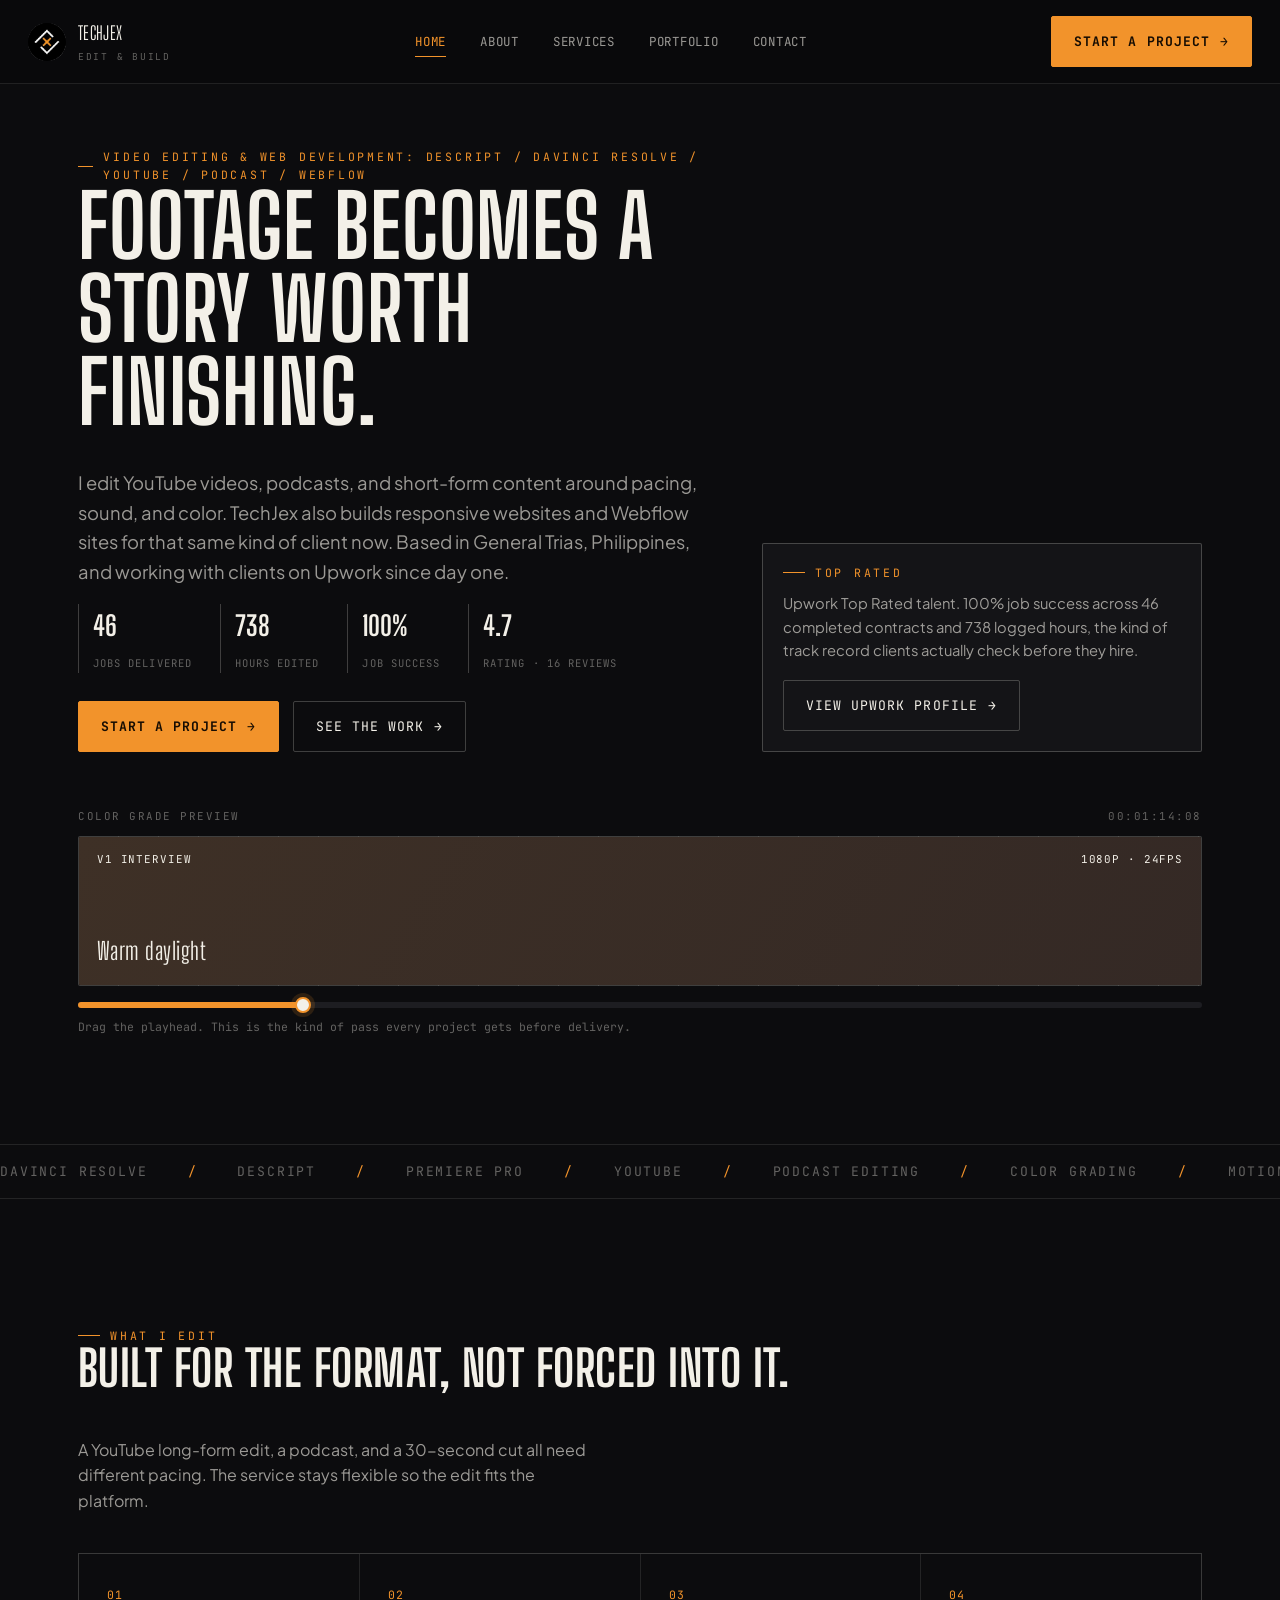
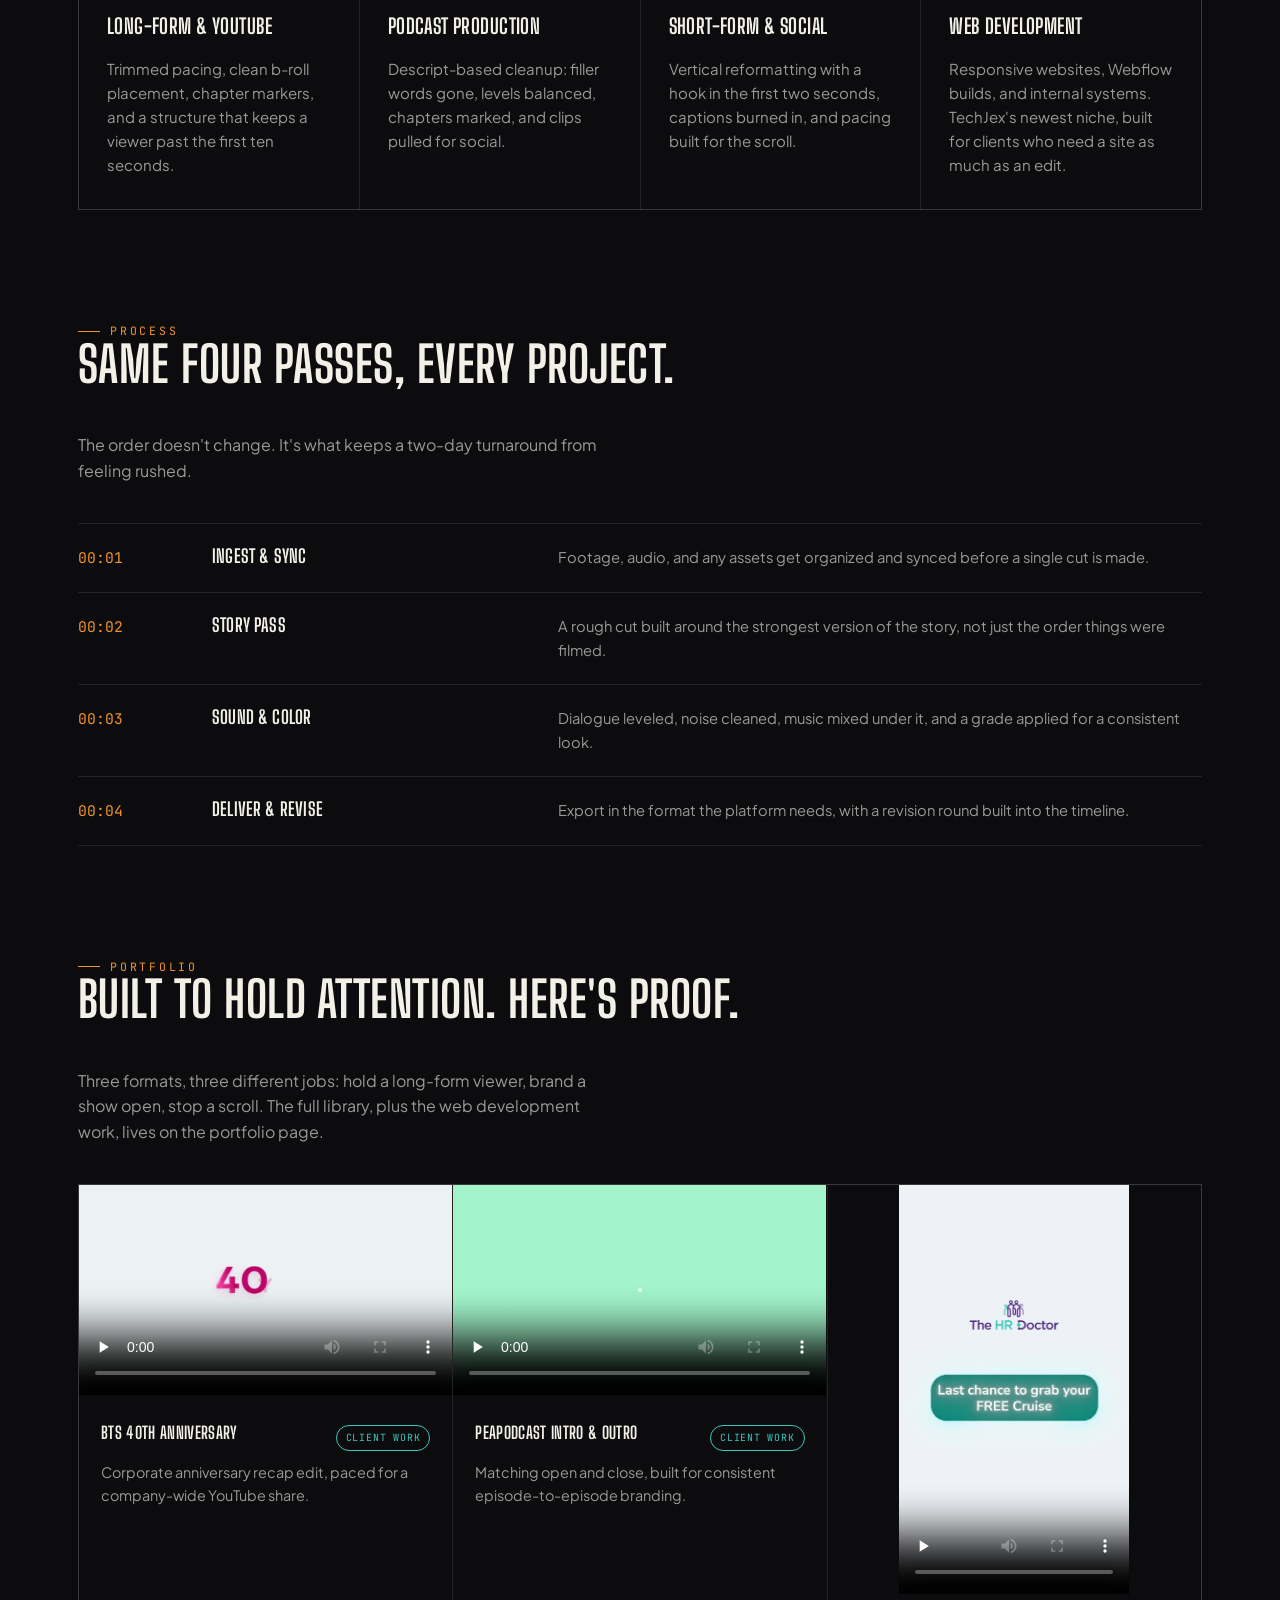
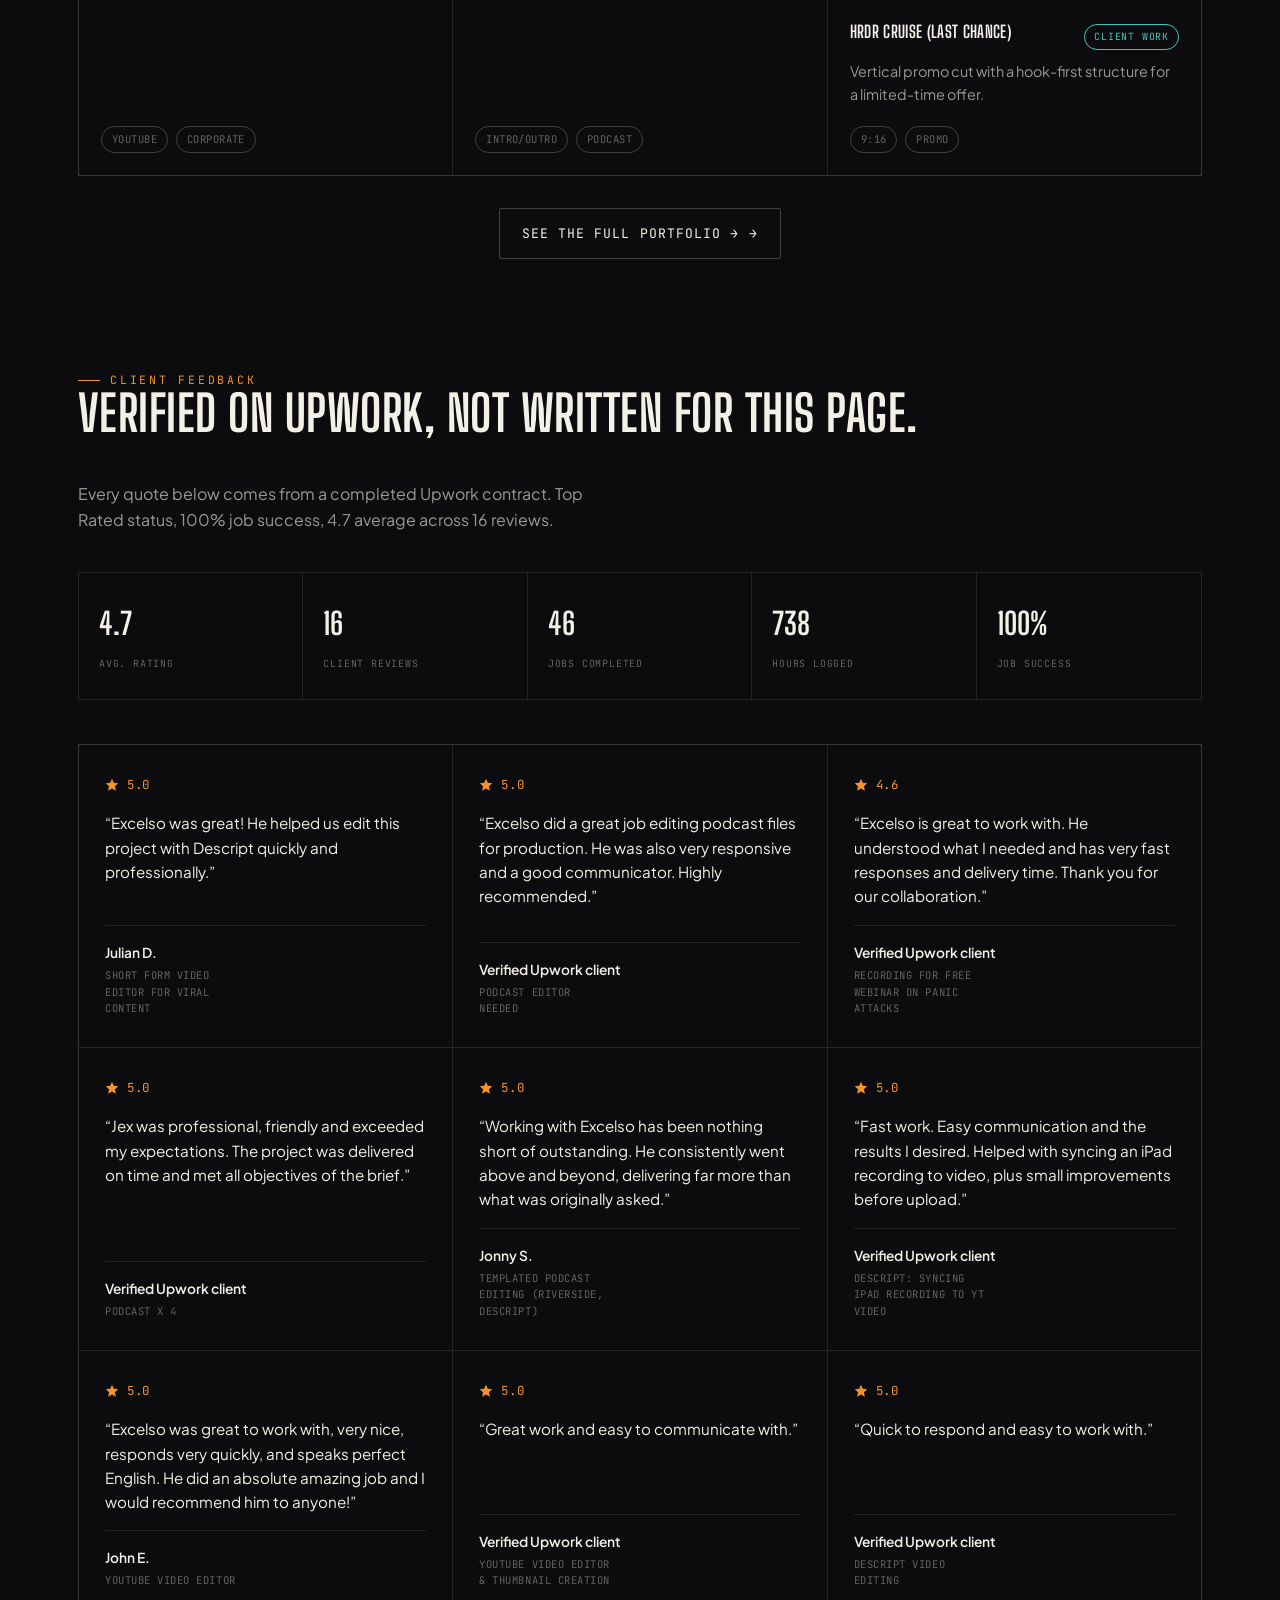
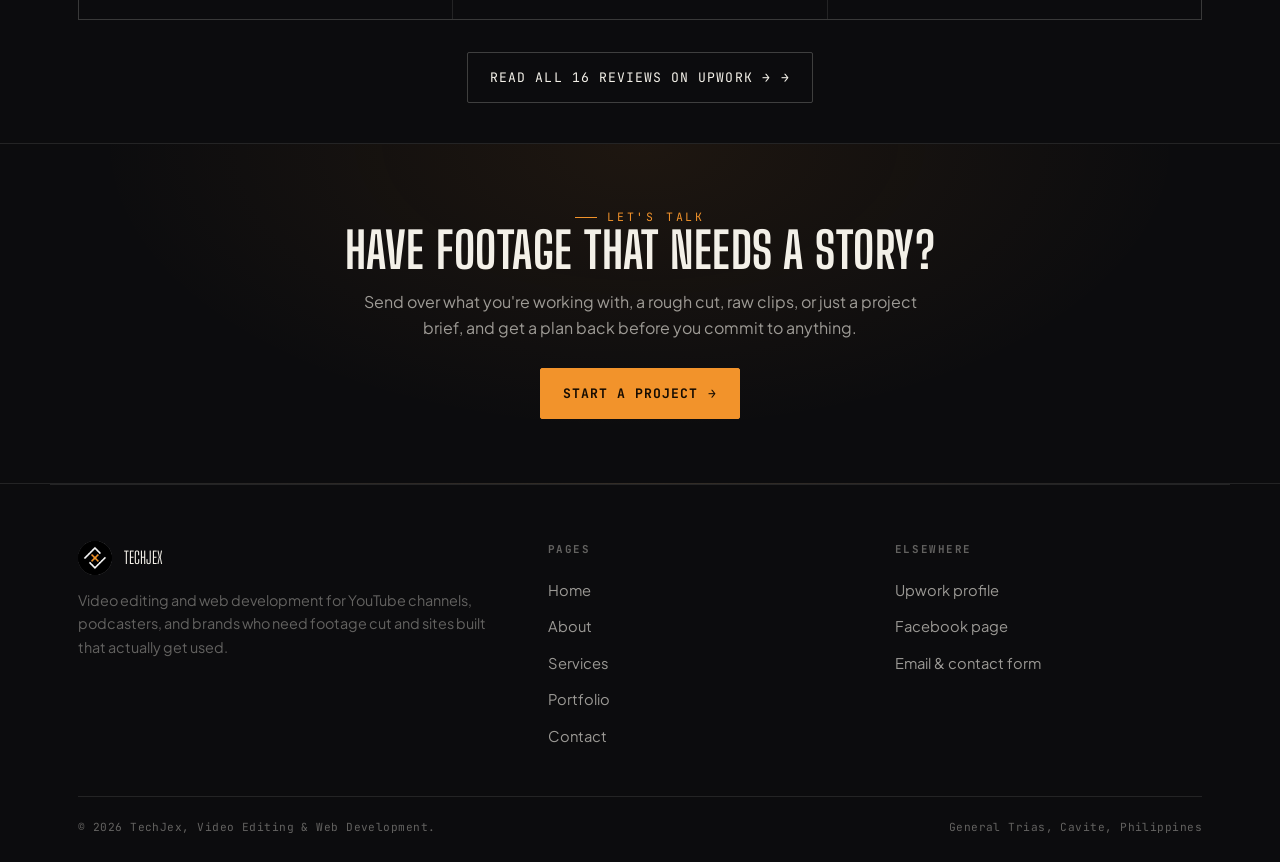
<file: index.html>
<!DOCTYPE html>
<html lang="en">
<head>
<meta charset="UTF-8">
<meta name="viewport" content="width=device-width, initial-scale=1.0">
<title>TechJex | Video Editing by Excelso Jr.</title>
<meta name="description" content="Video editing and web development by TechJex. YouTube, podcast, and short-form editing plus responsive websites and Webflow builds, based in the Philippines.">
<link rel="icon" href="./assets/logo.png" type="image/png">
<link rel="preconnect" href="https://fonts.googleapis.com">
<link href="https://fonts.googleapis.com/css2?family=Big+Shoulders+Display:wght@600;700;800&family=Plus+Jakarta+Sans:wght@400;500;600;700&family=JetBrains+Mono:wght@400;500&display=swap" rel="stylesheet">
<link rel="stylesheet" href="./style.css">
</head>
<body>

<header class="nav-bar">
  <a class="brand" href="./index.html">
    <img src="./assets/logo.png" alt="TechJex logo">
    <span>TechJex<br><small>Edit &amp; Build</small></span>
  </a>
  <button class="menu-toggle" aria-label="Open menu" aria-expanded="false">☰</button>
  <nav class="nav-links" aria-label="Main navigation">
    <a href="./index.html" aria-current="page">Home</a>
    <a href="./about.html">About</a>
    <a href="./services.html">Services</a>
    <a href="./portfolio.html">Portfolio</a>
    <a href="./contact.html">Contact</a>
  </nav>
  <div class="nav-actions">
    <a class="btn btn-primary" href="./contact.html">Start a project</a>
  </div>
</header>

<main>

<section class="hero wrap">
  <div class="hero-grid">
    <div>
      <span class="eyebrow">Video Editing &amp; Web Development: Descript / DaVinci Resolve / YouTube / Podcast / Webflow</span>
      <h1>Footage becomes a story worth finishing.</h1>
      <p class="lead">I edit YouTube videos, podcasts, and short-form content around pacing, sound, and color. TechJex also builds responsive websites and Webflow sites for that same kind of client now. Based in General Trias, Philippines, and working with clients on Upwork since day one.</p>
      <div class="hero-stats">
        <div><b>46</b><span>Jobs delivered</span></div>
        <div><b>738</b><span>Hours edited</span></div>
        <div><b>100%</b><span>Job success</span></div>
        <div><b>4.7</b><span>Rating · 16 reviews</span></div>
      </div>
      <div class="hero-actions">
        <a class="btn btn-primary" href="./contact.html">Start a project</a>
        <a class="btn btn-ghost" href="./portfolio.html">See the work</a>
      </div>
    </div>
    <div class="hero-card reveal">
      <span class="eyebrow" style="margin-bottom:10px;">Top Rated</span>
      <p>Upwork Top Rated talent. 100% job success across 46 completed contracts and 738 logged hours, the kind of track record clients actually check before they hire.</p>
      <a class="btn btn-ghost" href="https://www.upwork.com/freelancers/~0199cee645f09aa806" target="_blank" rel="noopener">View Upwork profile</a>
    </div>
  </div>

  <div class="scrubber">
    <div class="scrubber-head">
      <span>Color grade preview</span>
      <span class="tc" data-scrub-tc>00:00:00:00</span>
    </div>
    <div class="scrub-frame" data-scrub-frame>
      <div class="frame-label">
        <div class="top-row"><span>V1 Interview</span><span>1080p · 24fps</span></div>
        <div class="mood" data-scrub-mood>Flat log</div>
      </div>
    </div>
    <div class="scrub-track" data-scrub-track tabindex="0" role="slider" aria-label="Drag to preview a color grade" aria-valuemin="0" aria-valuemax="100" aria-valuenow="20">
      <div class="scrub-fill"></div>
      <div class="scrub-handle"></div>
    </div>
    <p class="scrub-caption">Drag the playhead. This is the kind of pass every project gets before delivery.</p>
  </div>
</section>

<div class="marquee" aria-hidden="true">
  <div class="marquee-track">
    <span>DaVinci Resolve</span><span>Descript</span><span>Premiere Pro</span><span>YouTube</span><span>Podcast Editing</span><span>Color Grading</span><span>Motion Titles</span><span>Audio Cleanup</span>
    <span>DaVinci Resolve</span><span>Descript</span><span>Premiere Pro</span><span>YouTube</span><span>Podcast Editing</span><span>Color Grading</span><span>Motion Titles</span><span>Audio Cleanup</span>
  </div>
</div>

<section class="section wrap">
  <div class="section-head">
    <div><span class="eyebrow">What I edit</span><h2>Built for the format, not forced into it.</h2></div>
    <p>A YouTube long-form edit, a podcast, and a 30-second cut all need different pacing. The service stays flexible so the edit fits the platform.</p>
  </div>
  <div class="card-grid cols-4">
    <a class="card reveal" href="./services.html">
      <span class="tc-num">01</span>
      <h3>Long-Form &amp; YouTube</h3>
      <p>Trimmed pacing, clean b-roll placement, chapter markers, and a structure that keeps a viewer past the first ten seconds.</p>
    </a>
    <a class="card reveal" href="./services.html">
      <span class="tc-num">02</span>
      <h3>Podcast Production</h3>
      <p>Descript-based cleanup: filler words gone, levels balanced, chapters marked, and clips pulled for social.</p>
    </a>
    <a class="card reveal" href="./services.html">
      <span class="tc-num">03</span>
      <h3>Short-Form &amp; Social</h3>
      <p>Vertical reformatting with a hook in the first two seconds, captions burned in, and pacing built for the scroll.</p>
    </a>
    <a class="card reveal" href="./portfolio.html#web-development">
      <span class="tc-num">04</span>
      <h3>Web Development</h3>
      <p>Responsive websites, Webflow builds, and internal systems. TechJex's newest niche, built for clients who need a site as much as an edit.</p>
    </a>
  </div>
</section>

<section class="section wrap section-tight">
  <div class="section-head">
    <div><span class="eyebrow">Process</span><h2>Same four passes, every project.</h2></div>
    <p>The order doesn't change. It's what keeps a two-day turnaround from feeling rushed.</p>
  </div>
  <div class="process">
    <div class="process-row reveal"><span class="tc">00:01</span><h4>Ingest &amp; Sync</h4><p>Footage, audio, and any assets get organized and synced before a single cut is made.</p></div>
    <div class="process-row reveal"><span class="tc">00:02</span><h4>Story Pass</h4><p>A rough cut built around the strongest version of the story, not just the order things were filmed.</p></div>
    <div class="process-row reveal"><span class="tc">00:03</span><h4>Sound &amp; Color</h4><p>Dialogue leveled, noise cleaned, music mixed under it, and a grade applied for a consistent look.</p></div>
    <div class="process-row reveal"><span class="tc">00:04</span><h4>Deliver &amp; Revise</h4><p>Export in the format the platform needs, with a revision round built into the timeline.</p></div>
  </div>
</section>

<section class="section wrap">
  <div class="section-head">
    <div><span class="eyebrow">Portfolio</span><h2>Built to hold attention. Here's proof.</h2></div>
    <p>Three formats, three different jobs: hold a long-form viewer, brand a show open, stop a scroll. The full library, plus the web development work, lives on the portfolio page.</p>
  </div>
  <div class="portfolio-grid">
    <article class="portfolio-card video-card reveal">
      <div class="video-frame">
        <video controls preload="none" playsinline poster="./assets/posters/bts-40th-anniversary.jpg">
          <source src="./assets/videos/bts-40th-anniversary.mp4" type="video/mp4">
        </video>
      </div>
      <div class="portfolio-body">
        <div class="portfolio-top"><h3>BTS 40th Anniversary</h3><span class="status open">Client work</span></div>
        <p>Corporate anniversary recap edit, paced for a company-wide YouTube share.</p>
        <div class="tag-row"><span class="tag">YouTube</span><span class="tag">Corporate</span></div>
      </div>
    </article>
    <article class="portfolio-card video-card reveal">
      <div class="video-frame">
        <video controls preload="none" playsinline poster="./assets/posters/peapodcast-intro-outro.jpg">
          <source src="./assets/videos/peapodcast-intro-outro.mp4" type="video/mp4">
        </video>
      </div>
      <div class="portfolio-body">
        <div class="portfolio-top"><h3>Peapodcast Intro &amp; Outro</h3><span class="status open">Client work</span></div>
        <p>Matching open and close, built for consistent episode-to-episode branding.</p>
        <div class="tag-row"><span class="tag">Intro/Outro</span><span class="tag">Podcast</span></div>
      </div>
    </article>
    <article class="portfolio-card video-card reveal">
      <div class="video-frame portrait">
        <video controls preload="none" playsinline poster="./assets/posters/hrdr-cruise.jpg">
          <source src="./assets/videos/hrdr-cruise.mp4" type="video/mp4">
        </video>
      </div>
      <div class="portfolio-body">
        <div class="portfolio-top"><h3>HRDR Cruise (Last Chance)</h3><span class="status open">Client work</span></div>
        <p>Vertical promo cut with a hook-first structure for a limited-time offer.</p>
        <div class="tag-row"><span class="tag">9:16</span><span class="tag">Promo</span></div>
      </div>
    </article>
  </div>
  <div style="margin-top:32px; text-align:center;">
    <a class="btn btn-ghost" href="./portfolio.html">See the full portfolio →</a>
  </div>
</section>

<section class="section wrap section-tight" id="feedback">
  <div class="section-head">
    <div><span class="eyebrow">Client feedback</span><h2>Verified on Upwork, not written for this page.</h2></div>
    <p>Every quote below comes from a completed Upwork contract. Top Rated status, 100% job success, 4.7 average across 16 reviews.</p>
  </div>

  <div class="stat-strip feedback-strip">
    <div><b>4.7</b><span>Avg. rating</span></div>
    <div><b>16</b><span>Client reviews</span></div>
    <div><b>46</b><span>Jobs completed</span></div>
    <div><b>738</b><span>Hours logged</span></div>
    <div><b>100%</b><span>Job success</span></div>
  </div>

  <div class="feedback-grid">
    <article class="feedback-card reveal">
      <div class="feedback-rating"><svg viewBox="0 0 20 20"><path d="M10 1l2.6 5.9 6.4.6-4.8 4.3 1.4 6.3L10 15l-5.6 3.1 1.4-6.3L1 7.5l6.4-.6z"/></svg>5.0</div>
      <p class="feedback-quote">Excelso was great! He helped us edit this project with Descript quickly and professionally.</p>
      <div class="feedback-meta">
        <div><b>Julian D.</b><span class="job-tag">Short Form Video Editor for Viral Content</span></div>
      </div>
    </article>
    <article class="feedback-card reveal">
      <div class="feedback-rating"><svg viewBox="0 0 20 20"><path d="M10 1l2.6 5.9 6.4.6-4.8 4.3 1.4 6.3L10 15l-5.6 3.1 1.4-6.3L1 7.5l6.4-.6z"/></svg>5.0</div>
      <p class="feedback-quote">Excelso did a great job editing podcast files for production. He was also very responsive and a good communicator. Highly recommended.</p>
      <div class="feedback-meta">
        <div><b>Verified Upwork client</b><span class="job-tag">Podcast Editor Needed</span></div>
      </div>
    </article>
    <article class="feedback-card reveal">
      <div class="feedback-rating"><svg viewBox="0 0 20 20"><path d="M10 1l2.6 5.9 6.4.6-4.8 4.3 1.4 6.3L10 15l-5.6 3.1 1.4-6.3L1 7.5l6.4-.6z"/></svg>4.6</div>
      <p class="feedback-quote">Excelso is great to work with. He understood what I needed and has very fast responses and delivery time. Thank you for our collaboration.</p>
      <div class="feedback-meta">
        <div><b>Verified Upwork client</b><span class="job-tag">Recording for Free Webinar on Panic Attacks</span></div>
      </div>
    </article>
    <article class="feedback-card reveal">
      <div class="feedback-rating"><svg viewBox="0 0 20 20"><path d="M10 1l2.6 5.9 6.4.6-4.8 4.3 1.4 6.3L10 15l-5.6 3.1 1.4-6.3L1 7.5l6.4-.6z"/></svg>5.0</div>
      <p class="feedback-quote">Jex was professional, friendly and exceeded my expectations. The project was delivered on time and met all objectives of the brief.</p>
      <div class="feedback-meta">
        <div><b>Verified Upwork client</b><span class="job-tag">Podcast x 4</span></div>
      </div>
    </article>
    <article class="feedback-card reveal">
      <div class="feedback-rating"><svg viewBox="0 0 20 20"><path d="M10 1l2.6 5.9 6.4.6-4.8 4.3 1.4 6.3L10 15l-5.6 3.1 1.4-6.3L1 7.5l6.4-.6z"/></svg>5.0</div>
      <p class="feedback-quote">Working with Excelso has been nothing short of outstanding. He consistently went above and beyond, delivering far more than what was originally asked.</p>
      <div class="feedback-meta">
        <div><b>Jonny S.</b><span class="job-tag">Templated Podcast Editing (Riverside, Descript)</span></div>
      </div>
    </article>
    <article class="feedback-card reveal">
      <div class="feedback-rating"><svg viewBox="0 0 20 20"><path d="M10 1l2.6 5.9 6.4.6-4.8 4.3 1.4 6.3L10 15l-5.6 3.1 1.4-6.3L1 7.5l6.4-.6z"/></svg>5.0</div>
      <p class="feedback-quote">Fast work. Easy communication and the results I desired. Helped with syncing an iPad recording to video, plus small improvements before upload.</p>
      <div class="feedback-meta">
        <div><b>Verified Upwork client</b><span class="job-tag">Descript: Syncing iPad Recording to YT Video</span></div>
      </div>
    </article>
    <article class="feedback-card reveal">
      <div class="feedback-rating"><svg viewBox="0 0 20 20"><path d="M10 1l2.6 5.9 6.4.6-4.8 4.3 1.4 6.3L10 15l-5.6 3.1 1.4-6.3L1 7.5l6.4-.6z"/></svg>5.0</div>
      <p class="feedback-quote">Excelso was great to work with, very nice, responds very quickly, and speaks perfect English. He did an absolute amazing job and I would recommend him to anyone!</p>
      <div class="feedback-meta">
        <div><b>John E.</b><span class="job-tag">YouTube Video Editor</span></div>
      </div>
    </article>
    <article class="feedback-card reveal">
      <div class="feedback-rating"><svg viewBox="0 0 20 20"><path d="M10 1l2.6 5.9 6.4.6-4.8 4.3 1.4 6.3L10 15l-5.6 3.1 1.4-6.3L1 7.5l6.4-.6z"/></svg>5.0</div>
      <p class="feedback-quote">Great work and easy to communicate with.</p>
      <div class="feedback-meta">
        <div><b>Verified Upwork client</b><span class="job-tag">YouTube Video Editor &amp; Thumbnail Creation</span></div>
      </div>
    </article>
    <article class="feedback-card reveal">
      <div class="feedback-rating"><svg viewBox="0 0 20 20"><path d="M10 1l2.6 5.9 6.4.6-4.8 4.3 1.4 6.3L10 15l-5.6 3.1 1.4-6.3L1 7.5l6.4-.6z"/></svg>5.0</div>
      <p class="feedback-quote">Quick to respond and easy to work with.</p>
      <div class="feedback-meta">
        <div><b>Verified Upwork client</b><span class="job-tag">Descript Video Editing</span></div>
      </div>
    </article>
  </div>

  <div style="margin-top:32px; text-align:center;">
    <a class="btn btn-ghost" href="https://www.upwork.com/freelancers/~0199cee645f09aa806" target="_blank" rel="noopener">Read all 16 reviews on Upwork →</a>
  </div>
</section>

<section class="cta-band">
  <div class="wrap">
    <span class="eyebrow" style="justify-content:center;">Let's talk</span>
    <h2>Have footage that needs a story?</h2>
    <p>Send over what you're working with, a rough cut, raw clips, or just a project brief, and get a plan back before you commit to anything.</p>
    <a class="btn btn-primary" href="./contact.html">Start a project</a>
  </div>
</section>

</main>

<footer class="footer wrap">
  <div class="footer-top">
    <div>
      <a class="footer-brand" href="./index.html"><img src="./assets/logo.png" alt="TechJex logo"><span>TechJex</span></a>
      <p>Video editing and web development for YouTube channels, podcasters, and brands who need footage cut and sites built that actually get used.</p>
    </div>
    <div class="footer-links">
      <h5>Pages</h5>
      <a href="./index.html">Home</a>
      <a href="./about.html">About</a>
      <a href="./services.html">Services</a>
      <a href="./portfolio.html">Portfolio</a>
      <a href="./contact.html">Contact</a>
    </div>
    <div class="footer-links">
      <h5>Elsewhere</h5>
      <a href="https://www.upwork.com/freelancers/~0199cee645f09aa806" target="_blank" rel="noopener">Upwork profile</a>
      <a href="https://www.facebook.com/TechJex/" target="_blank" rel="noopener">Facebook page</a>
      <a href="./contact.html">Email &amp; contact form</a>
    </div>
  </div>
  <div class="footer-bottom">
    <span>&copy; 2026 TechJex, Video Editing &amp; Web Development.</span>
    <span>General Trias, Cavite, Philippines</span>
  </div>
</footer>

<script src="./script.js"></script>
</body>
</html>
</file>
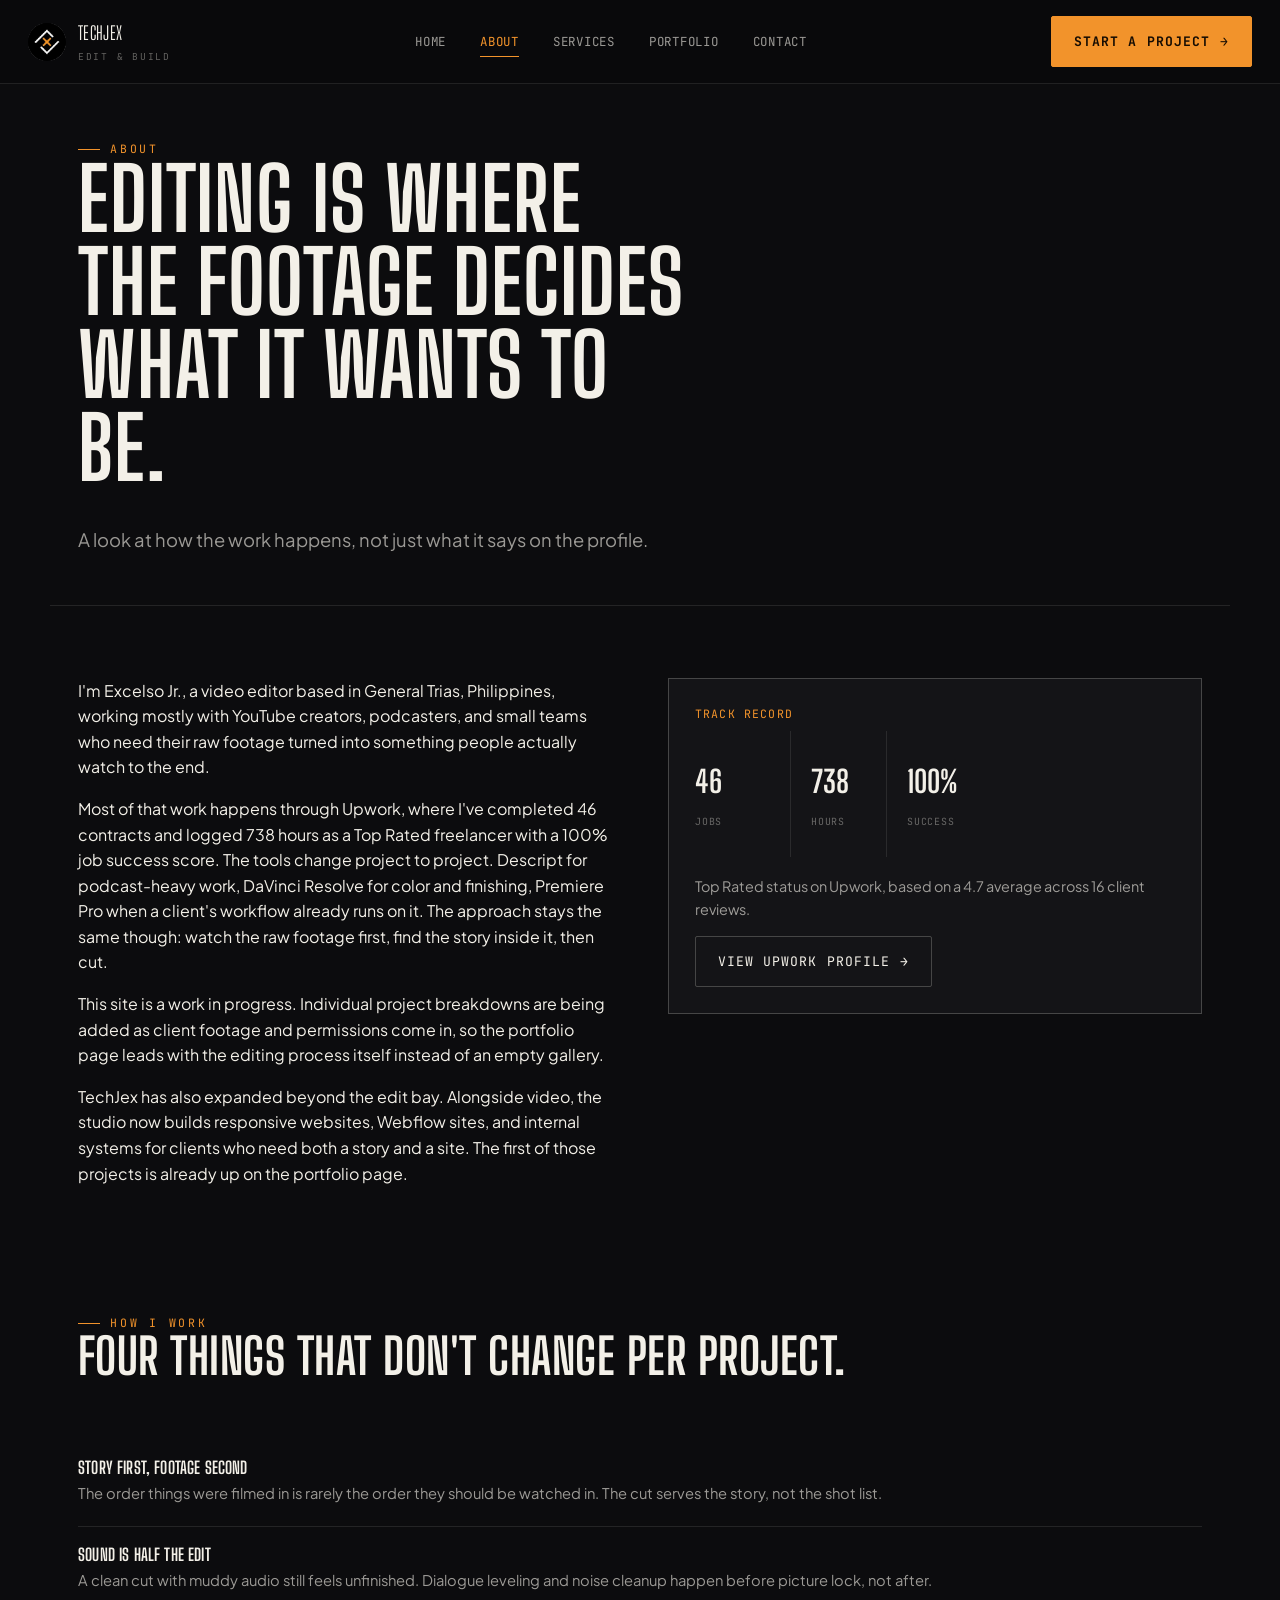
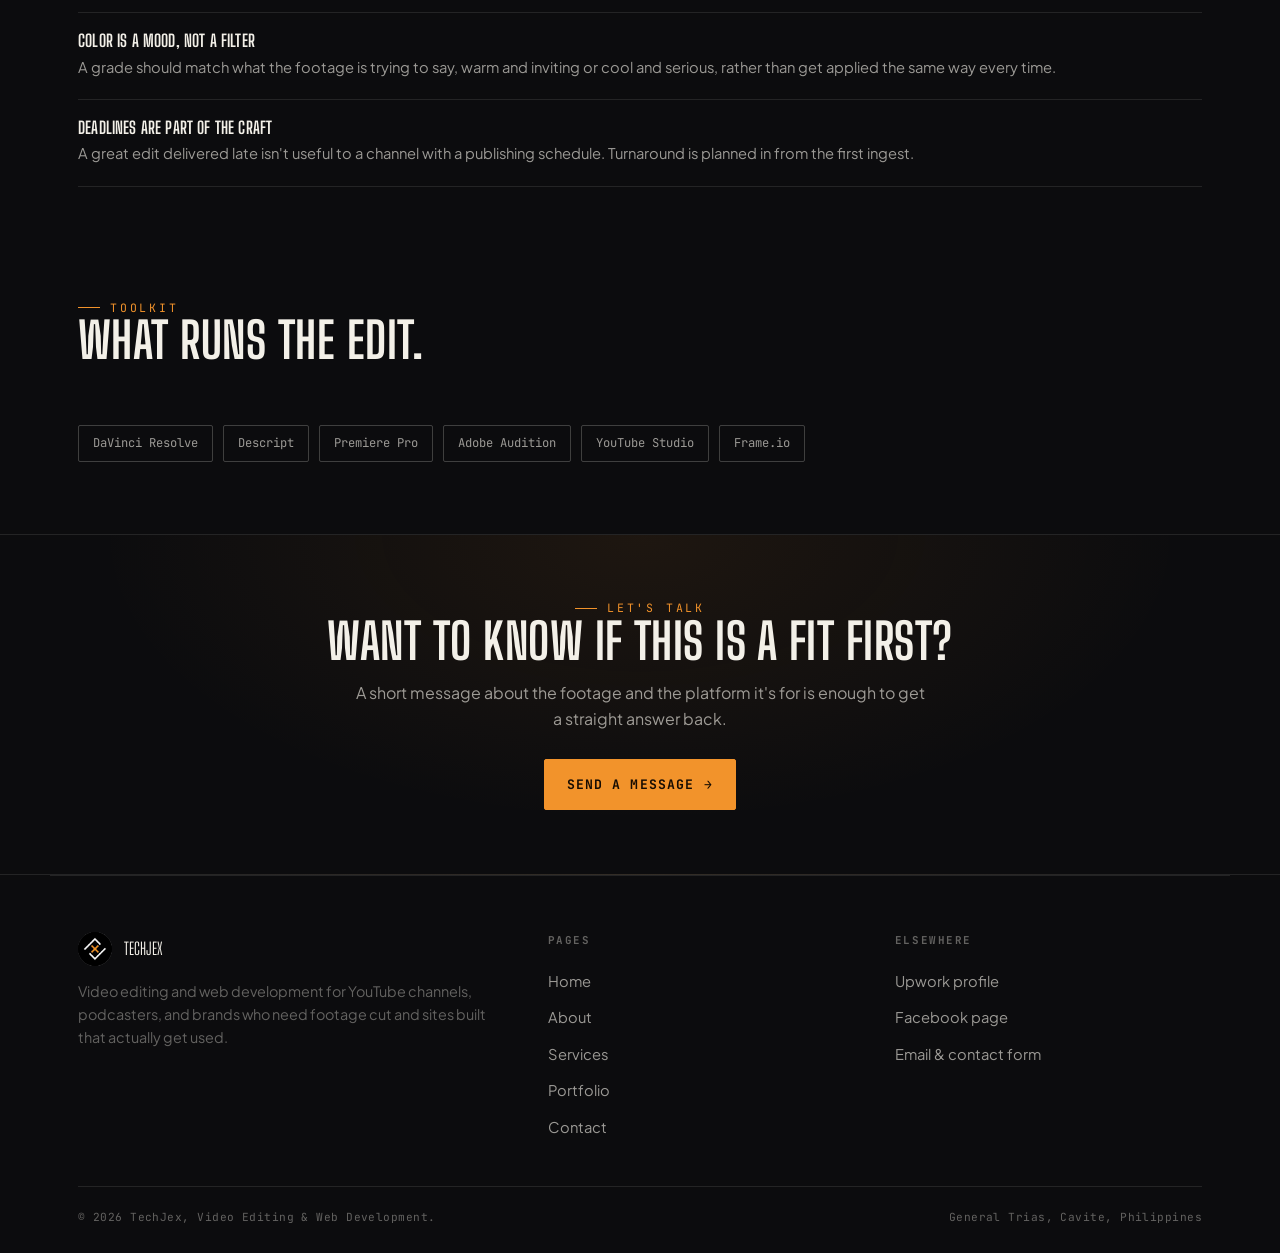
<file: about.html>
<!DOCTYPE html>
<html lang="en">
<head>
<meta charset="UTF-8">
<meta name="viewport" content="width=device-width, initial-scale=1.0">
<title>About | TechJex</title>
<meta name="description" content="Excelso Jr. is a Top Rated video editor on Upwork working with Descript, DaVinci Resolve, and YouTube-focused edits from General Trias, Philippines.">
<link rel="icon" href="./assets/logo.png" type="image/png">
<link rel="preconnect" href="https://fonts.googleapis.com">
<link href="https://fonts.googleapis.com/css2?family=Big+Shoulders+Display:wght@600;700;800&family=Plus+Jakarta+Sans:wght@400;500;600;700&family=JetBrains+Mono:wght@400;500&display=swap" rel="stylesheet">
<link rel="stylesheet" href="./style.css">
</head>
<body>

<header class="nav-bar">
  <a class="brand" href="./index.html">
    <img src="./assets/logo.png" alt="TechJex logo">
    <span>TechJex<br><small>Edit &amp; Build</small></span>
  </a>
  <button class="menu-toggle" aria-label="Open menu" aria-expanded="false">☰</button>
  <nav class="nav-links" aria-label="Main navigation">
    <a href="./index.html">Home</a>
    <a href="./about.html" aria-current="page">About</a>
    <a href="./services.html">Services</a>
    <a href="./portfolio.html">Portfolio</a>
    <a href="./contact.html">Contact</a>
  </nav>
  <div class="nav-actions">
    <a class="btn btn-primary" href="./contact.html">Start a project</a>
  </div>
</header>

<main>

<section class="page-hero wrap">
  <span class="eyebrow">About</span>
  <h1>Editing is where the footage decides what it wants to be.</h1>
  <p class="lead">A look at how the work happens, not just what it says on the profile.</p>
</section>

<section class="section wrap">
  <div class="split">
    <div>
      <p>I'm Excelso Jr., a video editor based in General Trias, Philippines, working mostly with YouTube creators, podcasters, and small teams who need their raw footage turned into something people actually watch to the end.</p>
      <p>Most of that work happens through Upwork, where I've completed 46 contracts and logged 738 hours as a Top Rated freelancer with a 100% job success score. The tools change project to project. Descript for podcast-heavy work, DaVinci Resolve for color and finishing, Premiere Pro when a client's workflow already runs on it. The approach stays the same though: watch the raw footage first, find the story inside it, then cut.</p>
      <p>This site is a work in progress. Individual project breakdowns are being added as client footage and permissions come in, so the portfolio page leads with the editing process itself instead of an empty gallery.</p>
      <p>TechJex has also expanded beyond the edit bay. Alongside video, the studio now builds responsive websites, Webflow sites, and internal systems for clients who need both a story and a site. The first of those projects is already up on the portfolio page.</p>
    </div>
    <div class="split-media reveal">
      <span class="tc">Track record</span>
      <div class="stat-strip" style="border:none;">
        <div style="padding-left:0;"><b>46</b><span>Jobs</span></div>
        <div><b>738</b><span>Hours</span></div>
        <div><b>100%</b><span>Success</span></div>
      </div>
      <p style="margin-top:18px; color:var(--bone-dim); font-size:0.9rem;">Top Rated status on Upwork, based on a 4.7 average across 16 client reviews.</p>
      <a class="btn btn-ghost" href="https://www.upwork.com/freelancers/~0199cee645f09aa806" target="_blank" rel="noopener">View Upwork profile</a>
    </div>
  </div>
</section>

<section class="section wrap section-tight">
  <div class="section-head">
    <div><span class="eyebrow">How I work</span><h2>Four things that don't change per project.</h2></div>
  </div>
  <div class="principle reveal">
    <h4>Story first, footage second</h4>
    <p>The order things were filmed in is rarely the order they should be watched in. The cut serves the story, not the shot list.</p>
  </div>
  <div class="principle reveal">
    <h4>Sound is half the edit</h4>
    <p>A clean cut with muddy audio still feels unfinished. Dialogue leveling and noise cleanup happen before picture lock, not after.</p>
  </div>
  <div class="principle reveal">
    <h4>Color is a mood, not a filter</h4>
    <p>A grade should match what the footage is trying to say, warm and inviting or cool and serious, rather than get applied the same way every time.</p>
  </div>
  <div class="principle reveal">
    <h4>Deadlines are part of the craft</h4>
    <p>A great edit delivered late isn't useful to a channel with a publishing schedule. Turnaround is planned in from the first ingest.</p>
  </div>
</section>

<section class="section wrap">
  <div class="section-head">
    <div><span class="eyebrow">Toolkit</span><h2>What runs the edit.</h2></div>
  </div>
  <div class="toolkit reveal">
    <span>DaVinci Resolve</span>
    <span>Descript</span>
    <span>Premiere Pro</span>
    <span>Adobe Audition</span>
    <span>YouTube Studio</span>
    <span>Frame.io</span>
  </div>
</section>

<section class="cta-band">
  <div class="wrap">
    <span class="eyebrow" style="justify-content:center;">Let's talk</span>
    <h2>Want to know if this is a fit first?</h2>
    <p>A short message about the footage and the platform it's for is enough to get a straight answer back.</p>
    <a class="btn btn-primary" href="./contact.html">Send a message</a>
  </div>
</section>

</main>

<footer class="footer wrap">
  <div class="footer-top">
    <div>
      <a class="footer-brand" href="./index.html"><img src="./assets/logo.png" alt="TechJex logo"><span>TechJex</span></a>
      <p>Video editing and web development for YouTube channels, podcasters, and brands who need footage cut and sites built that actually get used.</p>
    </div>
    <div class="footer-links">
      <h5>Pages</h5>
      <a href="./index.html">Home</a>
      <a href="./about.html">About</a>
      <a href="./services.html">Services</a>
      <a href="./portfolio.html">Portfolio</a>
      <a href="./contact.html">Contact</a>
    </div>
    <div class="footer-links">
      <h5>Elsewhere</h5>
      <a href="https://www.upwork.com/freelancers/~0199cee645f09aa806" target="_blank" rel="noopener">Upwork profile</a>
      <a href="https://www.facebook.com/TechJex/" target="_blank" rel="noopener">Facebook page</a>
      <a href="./contact.html">Email &amp; contact form</a>
    </div>
  </div>
  <div class="footer-bottom">
    <span>&copy; 2026 TechJex, Video Editing &amp; Web Development.</span>
    <span>General Trias, Cavite, Philippines</span>
  </div>
</footer>

<script src="./script.js"></script>
</body>
</html>
</file>
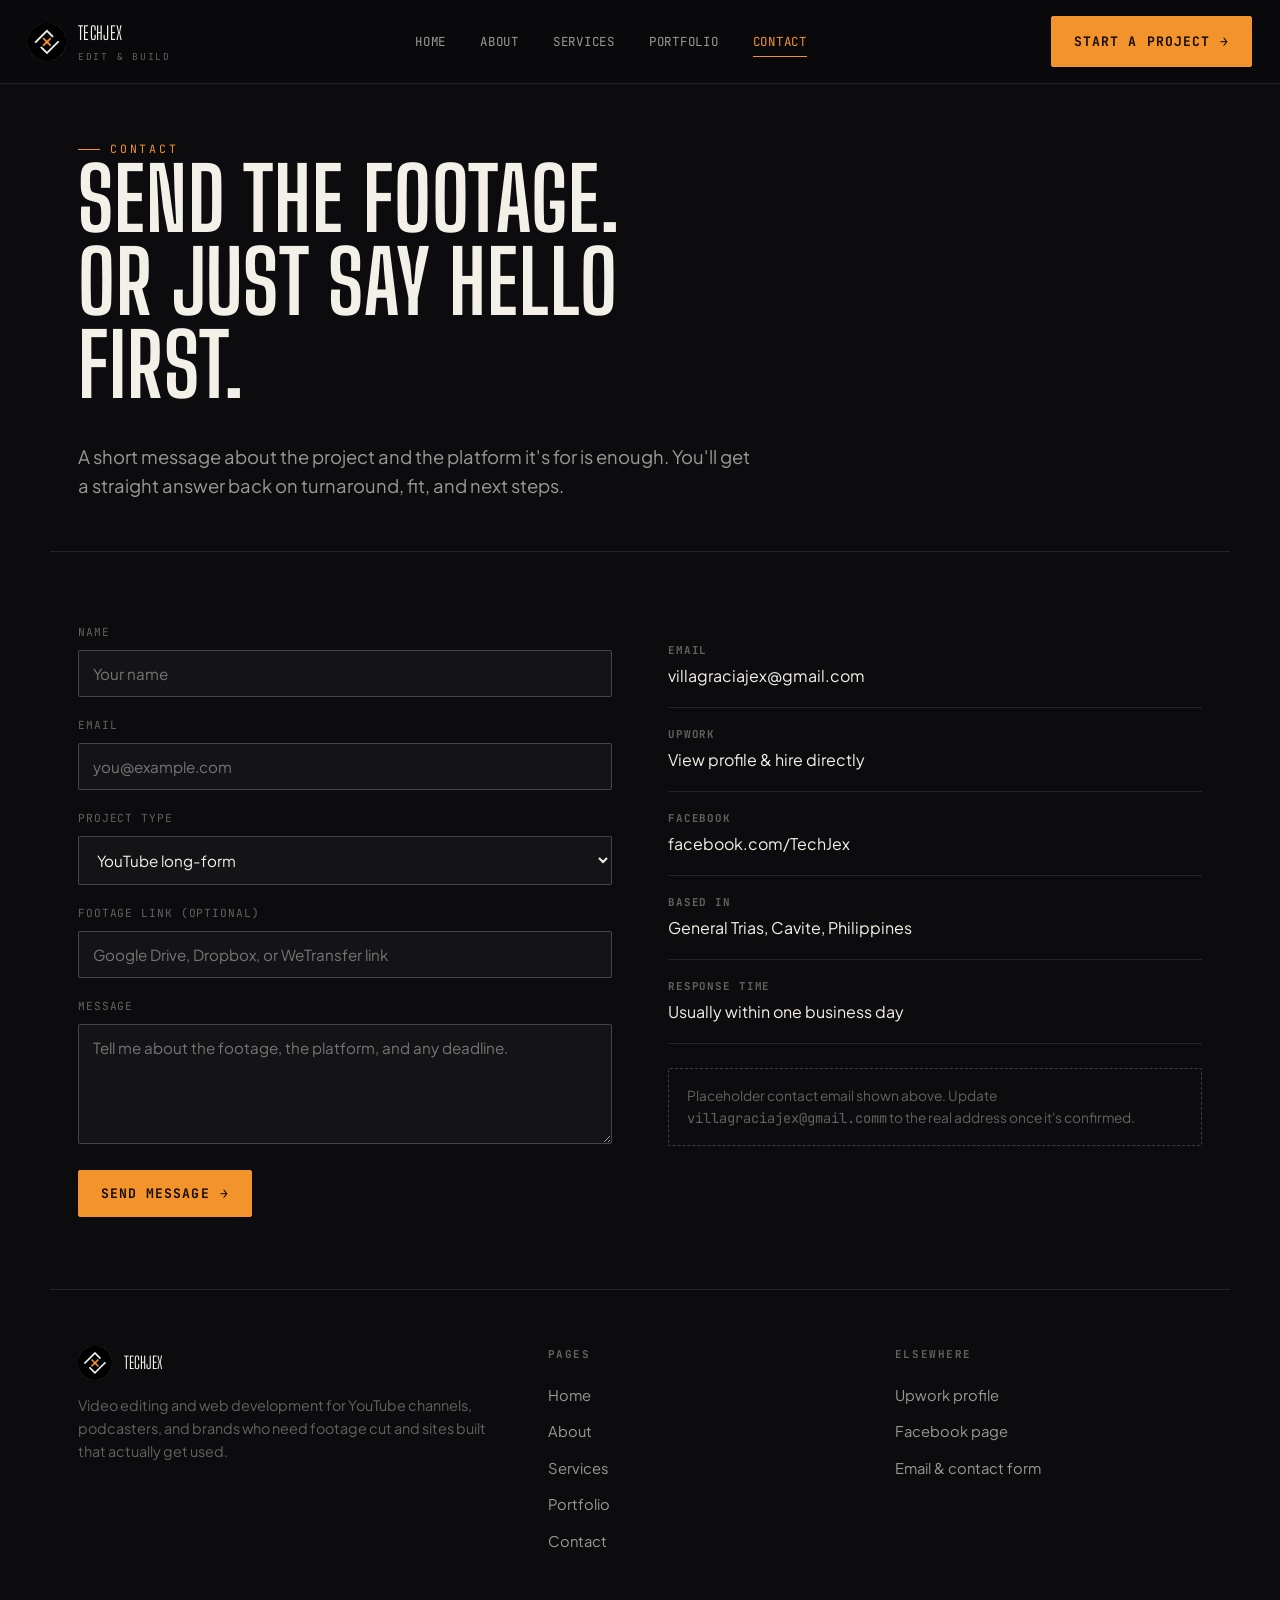
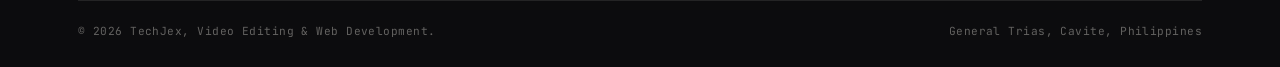
<file: contact.html>
<!DOCTYPE html>
<html lang="en">
<head>
<meta charset="UTF-8">
<meta name="viewport" content="width=device-width, initial-scale=1.0">
<title>Contact | TechJex</title>
<meta name="description" content="Get in touch about a video editing project: YouTube, podcast, or short-form content.">
<link rel="icon" href="./assets/logo.png" type="image/png">
<link rel="preconnect" href="https://fonts.googleapis.com">
<link href="https://fonts.googleapis.com/css2?family=Big+Shoulders+Display:wght@600;700;800&family=Plus+Jakarta+Sans:wght@400;500;600;700&family=JetBrains+Mono:wght@400;500&display=swap" rel="stylesheet">
<link rel="stylesheet" href="./style.css">
</head>
<body>

<header class="nav-bar">
  <a class="brand" href="./index.html">
    <img src="./assets/logo.png" alt="TechJex logo">
    <span>TechJex<br><small>Edit &amp; Build</small></span>
  </a>
  <button class="menu-toggle" aria-label="Open menu" aria-expanded="false">☰</button>
  <nav class="nav-links" aria-label="Main navigation">
    <a href="./index.html">Home</a>
    <a href="./about.html">About</a>
    <a href="./services.html">Services</a>
    <a href="./portfolio.html">Portfolio</a>
    <a href="./contact.html" aria-current="page">Contact</a>
  </nav>
  <div class="nav-actions">
    <a class="btn btn-primary" href="./contact.html">Start a project</a>
  </div>
</header>

<main>

<section class="page-hero wrap">
  <span class="eyebrow">Contact</span>
  <h1>Send the footage. Or just say hello first.</h1>
  <p class="lead">A short message about the project and the platform it's for is enough. You'll get a straight answer back on turnaround, fit, and next steps.</p>
</section>

<section class="section wrap">
  <div class="contact-grid">

    <form class="contact-form reveal" action="mailto:villagraciajex@gmail.com" method="post" enctype="text/plain">
      <div class="form-field">
        <label for="name">Name</label>
        <input type="text" id="name" name="name" required placeholder="Your name">
      </div>
      <div class="form-field">
        <label for="email">Email</label>
        <input type="email" id="email" name="email" required placeholder="you@example.com">
      </div>
      <div class="form-field">
        <label for="project">Project type</label>
        <select id="project" name="project">
          <option>YouTube long-form</option>
          <option>Podcast editing</option>
          <option>Short-form / social cuts</option>
          <option>Color grading only</option>
          <option>Something else</option>
        </select>
      </div>
      <div class="form-field">
        <label for="footage">Footage link (optional)</label>
        <input type="url" id="footage" name="footage" placeholder="Google Drive, Dropbox, or WeTransfer link">
      </div>
      <div class="form-field">
        <label for="message">Message</label>
        <textarea id="message" name="message" required placeholder="Tell me about the footage, the platform, and any deadline."></textarea>
      </div>
      <button type="submit" class="btn btn-primary">Send message</button>
    </form>

    <div class="contact-info">
      <div class="info-row">
        <div><b>Email</b><a href="mailto:villagraciajex@gmail.com">villagraciajex@gmail.com</a></div>
      </div>
      <div class="info-row">
        <div><b>Upwork</b><a href="https://www.upwork.com/freelancers/~0199cee645f09aa806" target="_blank" rel="noopener">View profile &amp; hire directly</a></div>
      </div>
      <div class="info-row">
        <div><b>Facebook</b><a href="https://www.facebook.com/TechJex/" target="_blank" rel="noopener">facebook.com/TechJex</a></div>
      </div>
      <div class="info-row">
        <div><b>Based in</b><span>General Trias, Cavite, Philippines</span></div>
      </div>
      <div class="info-row">
        <div><b>Response time</b><span>Usually within one business day</span></div>
      </div>
      <div class="note-box">
        Placeholder contact email shown above. Update <span class="tc">villagraciajex@gmail.comm</span> to the real address once it's confirmed.
      </div>
    </div>

  </div>
</section>

</main>

<footer class="footer wrap">
  <div class="footer-top">
    <div>
      <a class="footer-brand" href="./index.html"><img src="./assets/logo.png" alt="TechJex logo"><span>TechJex</span></a>
      <p>Video editing and web development for YouTube channels, podcasters, and brands who need footage cut and sites built that actually get used.</p>
    </div>
    <div class="footer-links">
      <h5>Pages</h5>
      <a href="./index.html">Home</a>
      <a href="./about.html">About</a>
      <a href="./services.html">Services</a>
      <a href="./portfolio.html">Portfolio</a>
      <a href="./contact.html">Contact</a>
    </div>
    <div class="footer-links">
      <h5>Elsewhere</h5>
      <a href="https://www.upwork.com/freelancers/~0199cee645f09aa806" target="_blank" rel="noopener">Upwork profile</a>
      <a href="https://www.facebook.com/TechJex/" target="_blank" rel="noopener">Facebook page</a>
      <a href="./contact.html">Email &amp; contact form</a>
    </div>
  </div>
  <div class="footer-bottom">
    <span>&copy; 2026 TechJex, Video Editing &amp; Web Development.</span>
    <span>General Trias, Cavite, Philippines</span>
  </div>
</footer>

<script src="./script.js"></script>
</body>
</html>
</file>
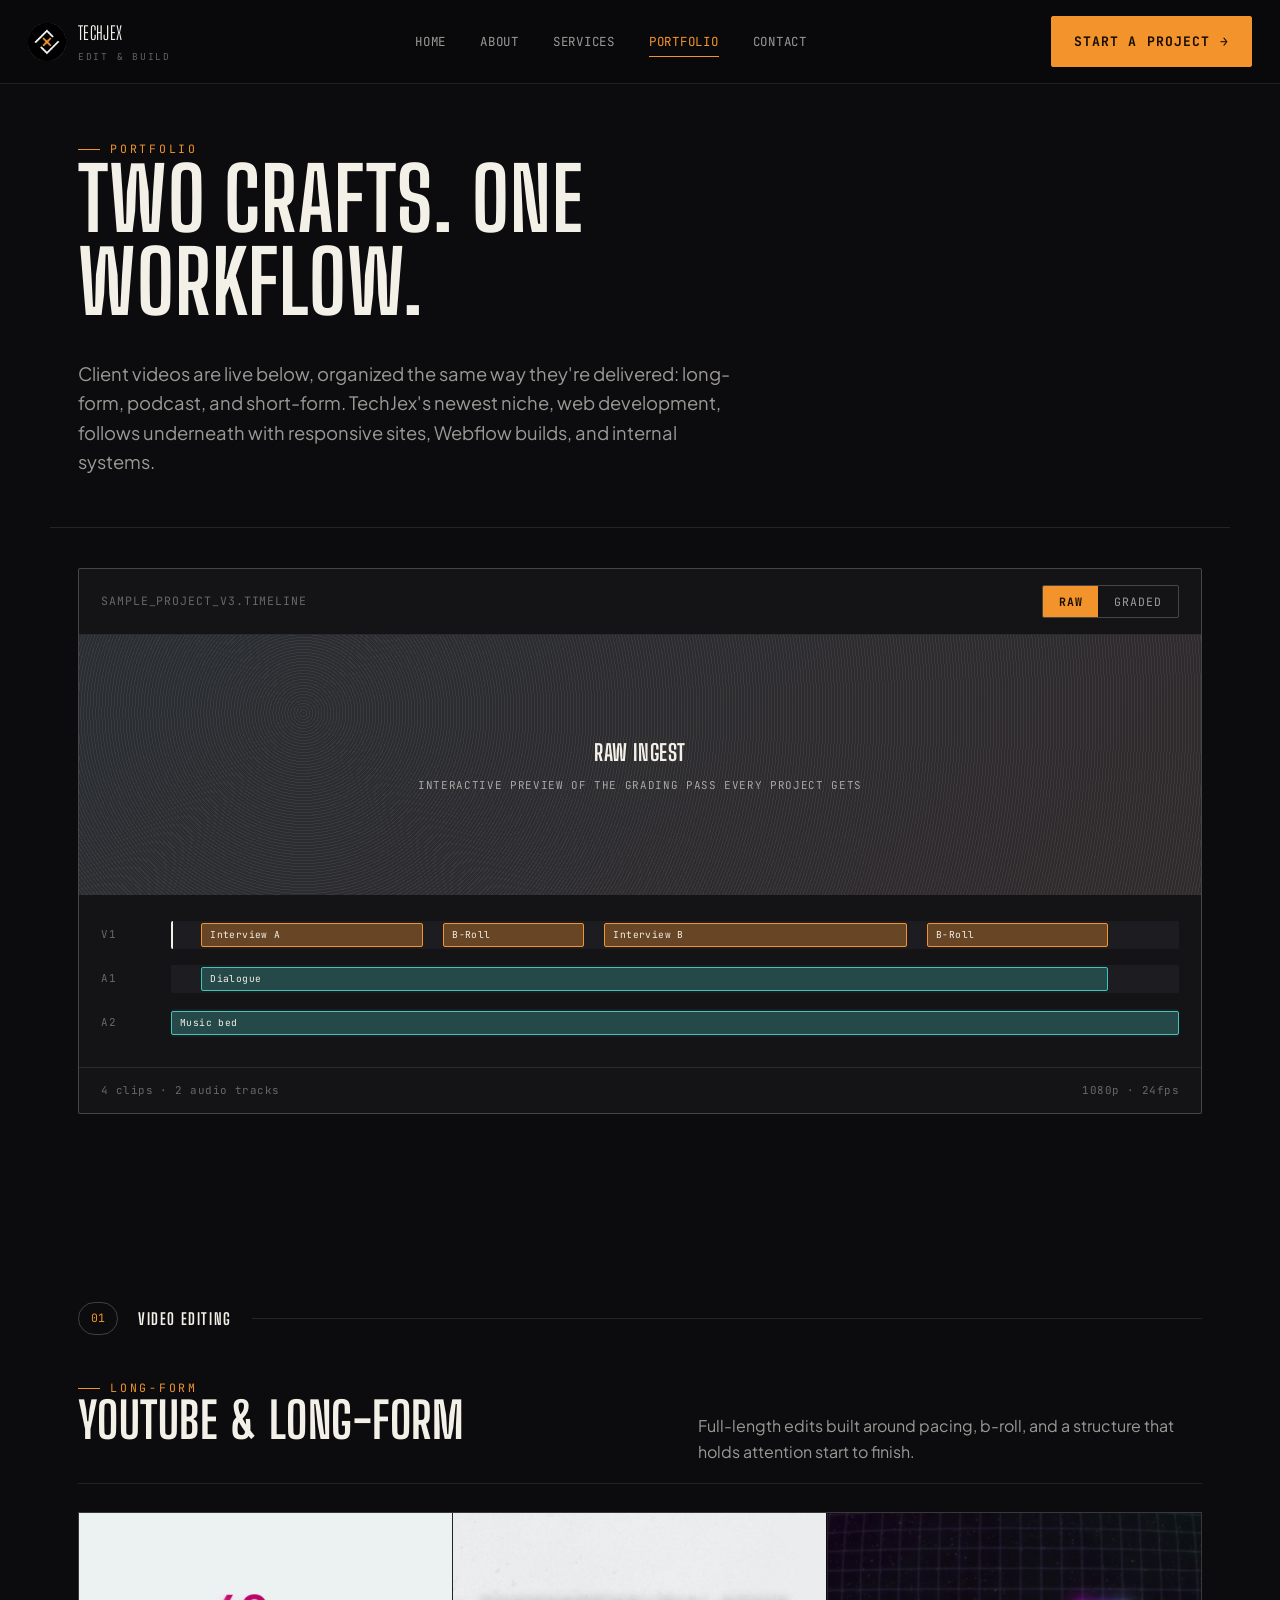
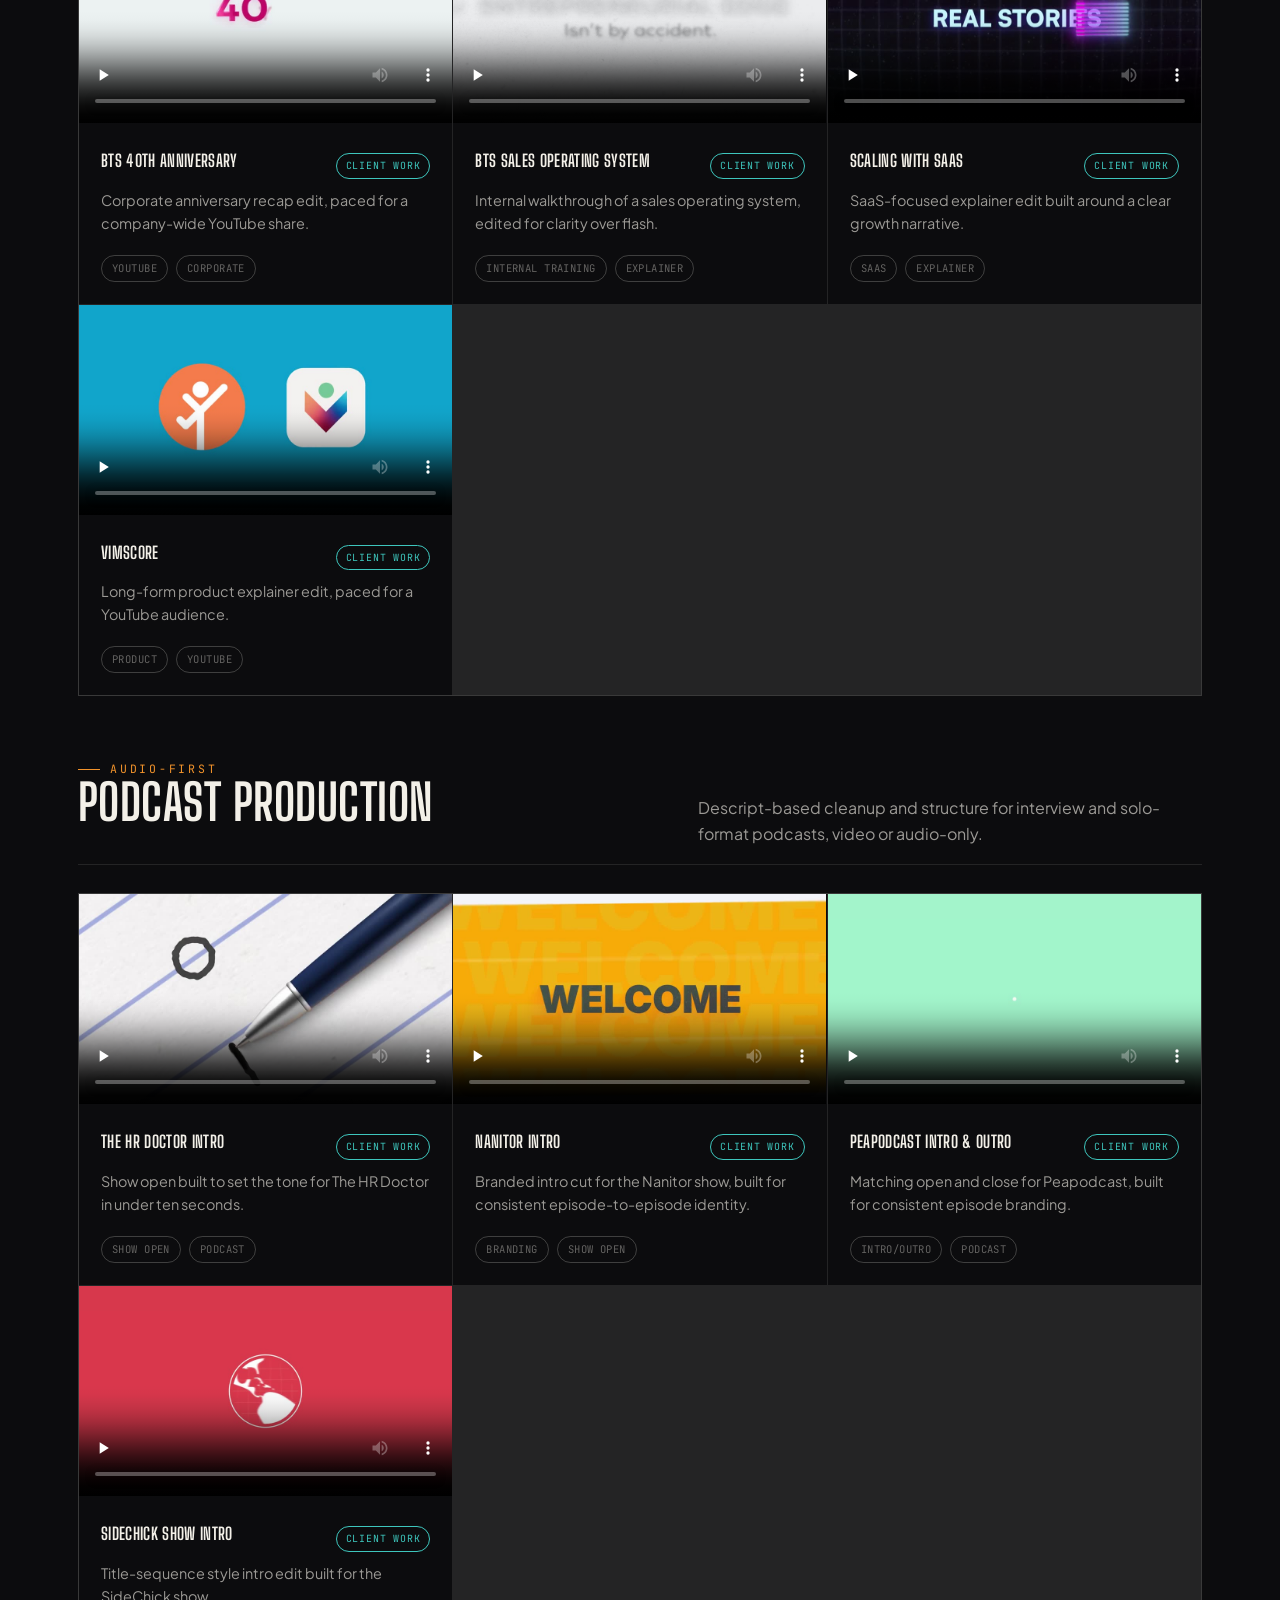
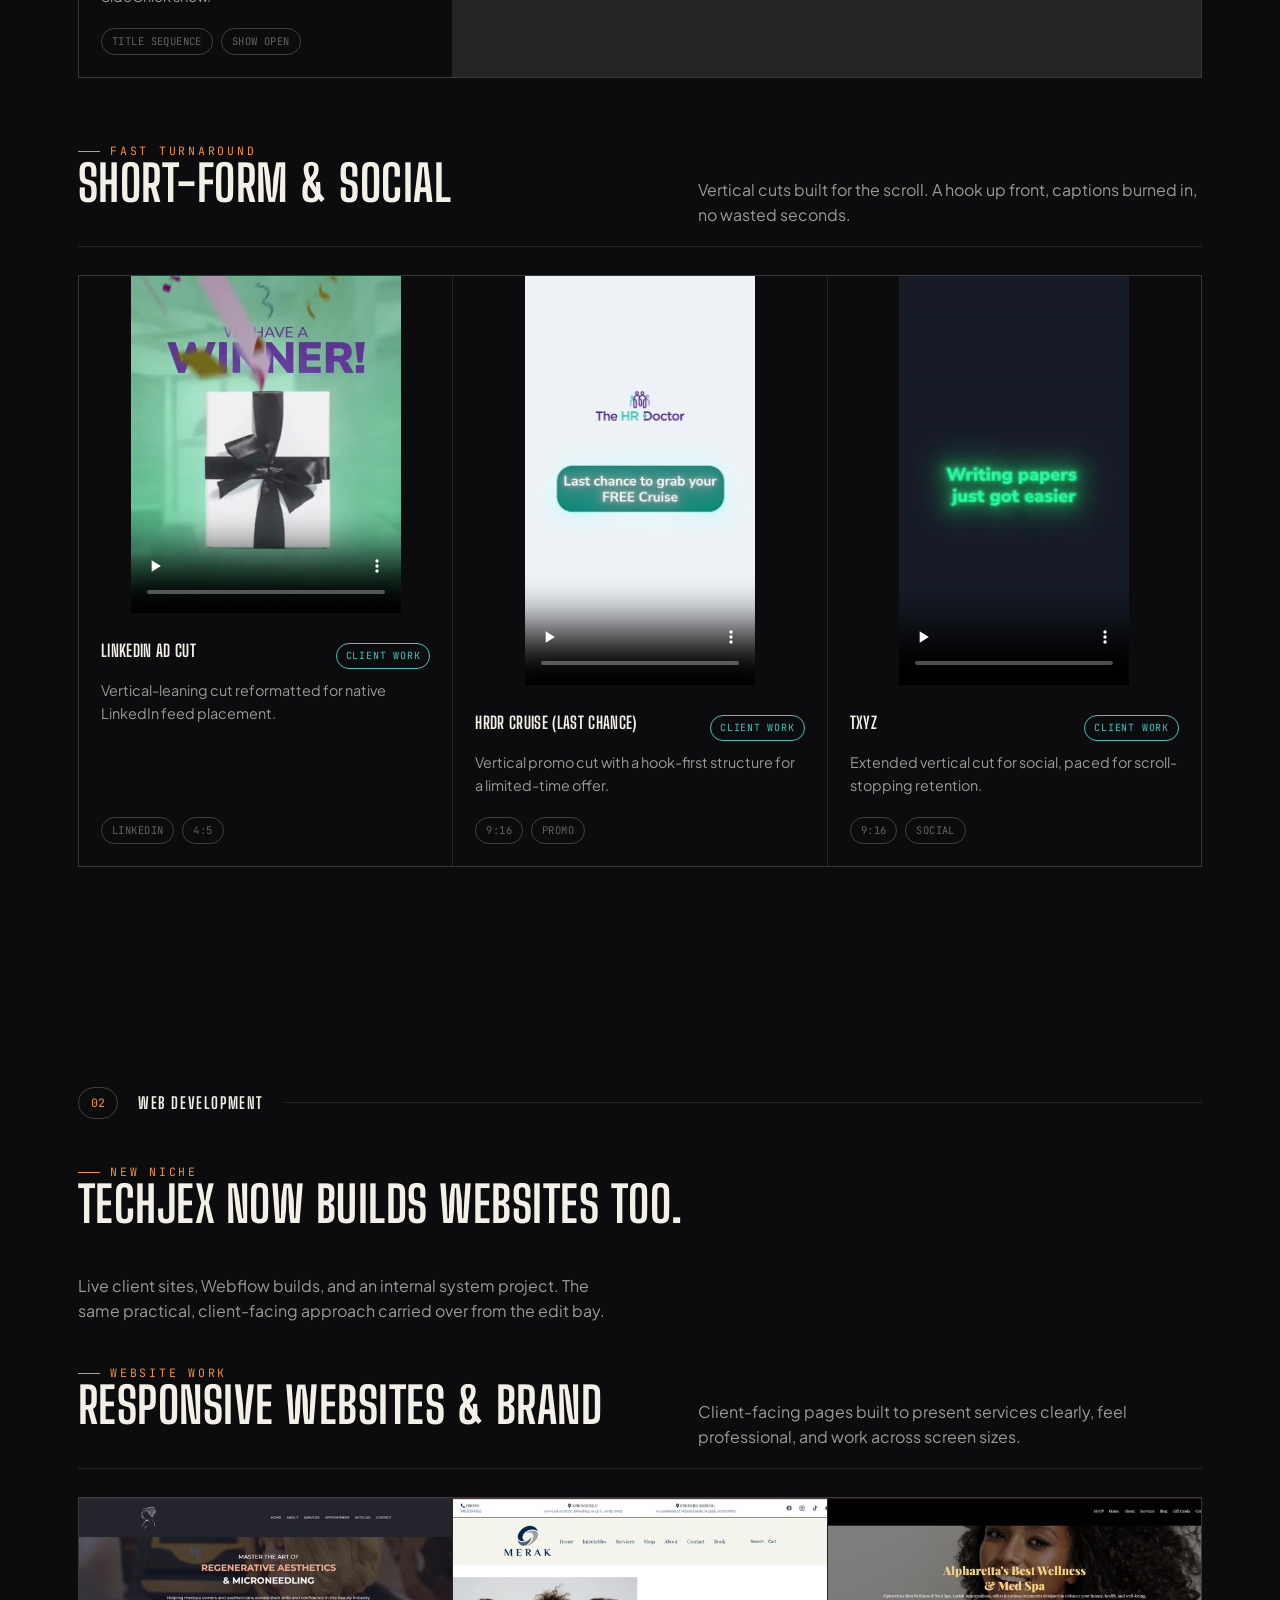
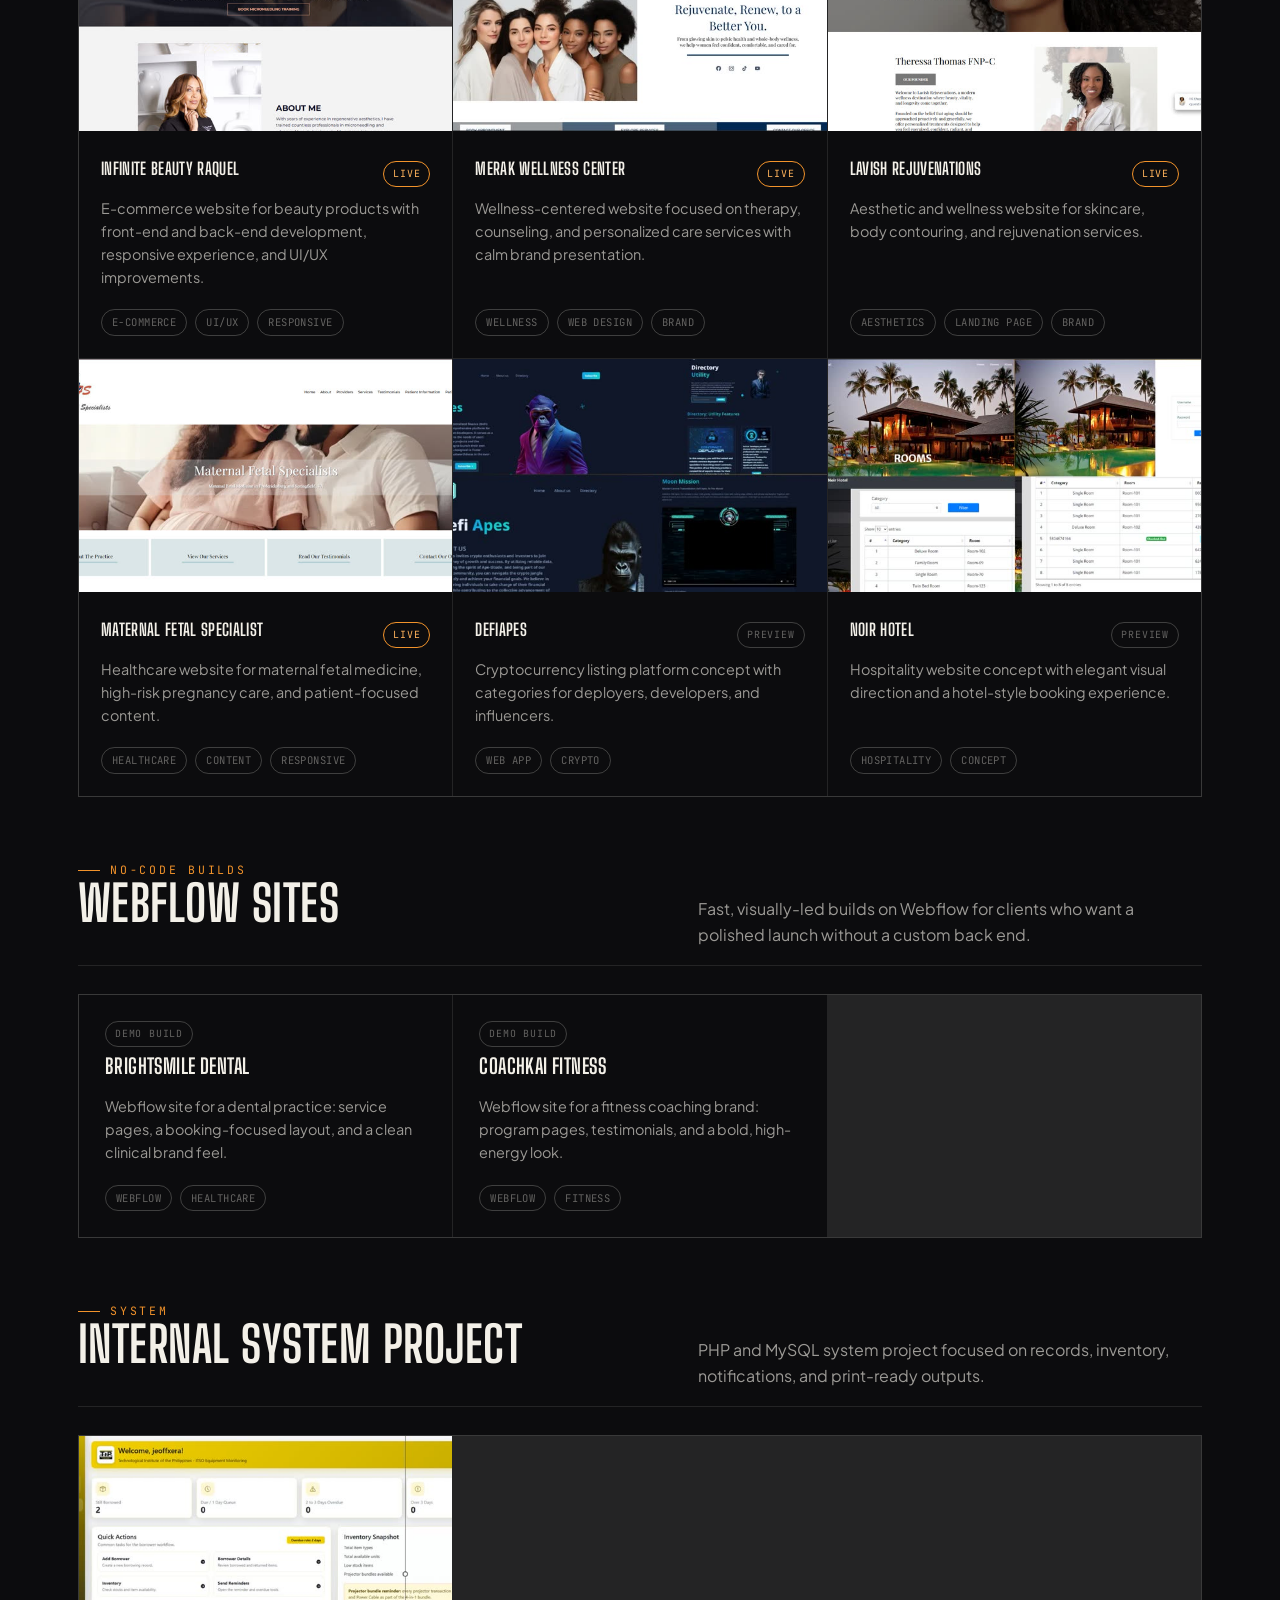
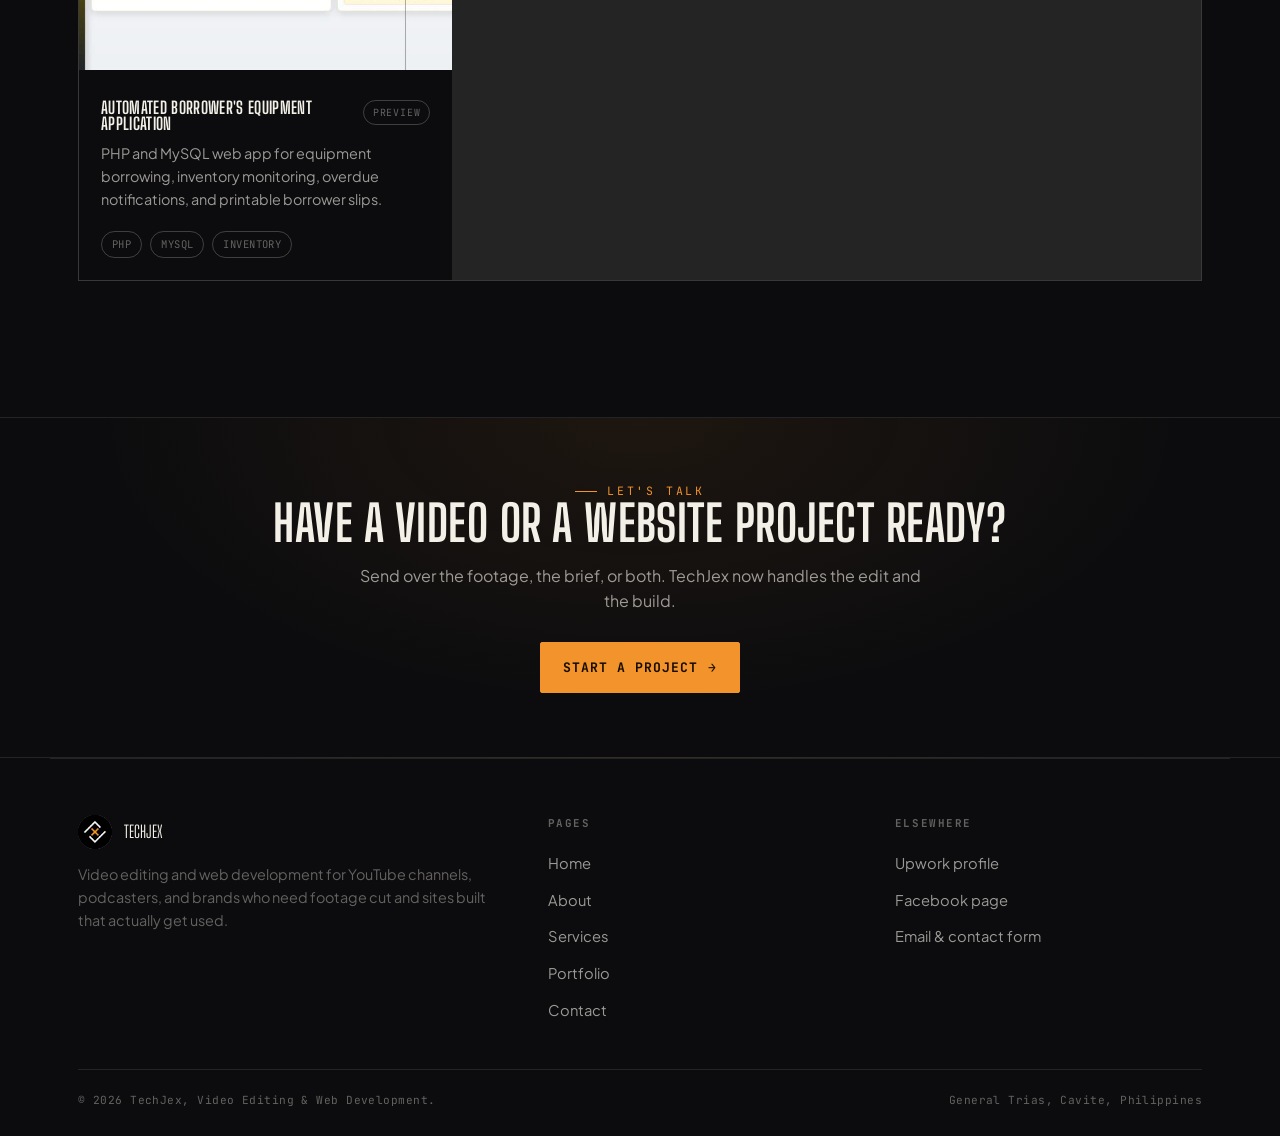
<file: portfolio.html>
<!DOCTYPE html>
<html lang="en">
<head>
<meta charset="UTF-8">
<meta name="viewport" content="width=device-width, initial-scale=1.0">
<title>Portfolio | TechJex</title>
<meta name="description" content="Video editing portfolio and workflow for TechJex: YouTube, podcast, and short-form projects, with an interactive look at the editing process.">
<link rel="icon" href="./assets/logo.png" type="image/png">
<link rel="preconnect" href="https://fonts.googleapis.com">
<link href="https://fonts.googleapis.com/css2?family=Big+Shoulders+Display:wght@600;700;800&family=Plus+Jakarta+Sans:wght@400;500;600;700&family=JetBrains+Mono:wght@400;500&display=swap" rel="stylesheet">
<link rel="stylesheet" href="./style.css">
</head>
<body>

<header class="nav-bar">
  <a class="brand" href="./index.html">
    <img src="./assets/logo.png" alt="TechJex logo">
    <span>TechJex<br><small>Edit &amp; Build</small></span>
  </a>
  <button class="menu-toggle" aria-label="Open menu" aria-expanded="false">☰</button>
  <nav class="nav-links" aria-label="Main navigation">
    <a href="./index.html">Home</a>
    <a href="./about.html">About</a>
    <a href="./services.html">Services</a>
    <a href="./portfolio.html" aria-current="page">Portfolio</a>
    <a href="./contact.html">Contact</a>
  </nav>
  <div class="nav-actions">
    <a class="btn btn-primary" href="./contact.html">Start a project</a>
  </div>
</header>

<main>

<section class="page-hero wrap">
  <span class="eyebrow">Portfolio</span>
  <h1>Two crafts. One workflow.</h1>
  <p class="lead">Client videos are live below, organized the same way they're delivered: long-form, podcast, and short-form. TechJex's newest niche, web development, follows underneath with responsive sites, Webflow builds, and internal systems.</p>
</section>

<section class="section wrap section-tight">
  <div class="editor-panel reveal">
    <div class="editor-panel-head">
      <span class="tc">Sample_Project_v3.timeline</span>
      <div class="editor-toggle">
        <button data-grade-btn="raw" class="active">Raw</button>
        <button data-grade-btn="graded">Graded</button>
      </div>
    </div>
    <div class="preview-frame" data-preview-frame>
      <div class="grain"></div>
      <div class="center-label">
        <b data-preview-label>Raw ingest</b>
        <span>Interactive preview of the grading pass every project gets</span>
      </div>
      <div class="waveform" aria-hidden="true"></div>
    </div>
    <div class="tracks">
      <div class="track">
        <span class="tlabel">V1</span>
        <div class="track-lane">
          <div class="playhead"></div>
          <div class="clip" style="left:3%; width:22%;">Interview A</div>
          <div class="clip" style="left:27%; width:14%;">B-Roll</div>
          <div class="clip" style="left:43%; width:30%;">Interview B</div>
          <div class="clip" style="left:75%; width:18%;">B-Roll</div>
        </div>
      </div>
      <div class="track">
        <span class="tlabel">A1</span>
        <div class="track-lane">
          <div class="clip audio" style="left:3%; width:90%;">Dialogue</div>
        </div>
      </div>
      <div class="track">
        <span class="tlabel">A2</span>
        <div class="track-lane">
          <div class="clip audio" style="left:0%; width:100%;">Music bed</div>
        </div>
      </div>
    </div>
    <div class="editor-panel-foot">
      <span>4 clips · 2 audio tracks</span>
      <span>1080p · 24fps</span>
    </div>
  </div>
</section>

<section class="section wrap" id="video-editing">
  <div class="section-divider"><span class="num">01</span><h2 style="margin:0; font-size:1rem; letter-spacing:.1em;">VIDEO EDITING</h2><span class="line"></span></div>

  <div class="portfolio-group">
    <div class="group-title">
      <div><span class="eyebrow">Long-Form</span><h2>YouTube &amp; Long-Form</h2></div>
      <p>Full-length edits built around pacing, b-roll, and a structure that holds attention start to finish.</p>
    </div>
    <div class="portfolio-grid">
      <article class="portfolio-card video-card reveal">
        <div class="video-frame">
          <video controls preload="none" playsinline poster="./assets/posters/bts-40th-anniversary.jpg">
            <source src="./assets/videos/bts-40th-anniversary.mp4" type="video/mp4">
          </video>
        </div>
        <div class="portfolio-body">
          <div class="portfolio-top"><h3>BTS 40th Anniversary</h3><span class="status open">Client work</span></div>
          <p>Corporate anniversary recap edit, paced for a company-wide YouTube share.</p>
          <div class="tag-row"><span class="tag">YouTube</span><span class="tag">Corporate</span></div>
        </div>
      </article>
      <article class="portfolio-card video-card reveal">
        <div class="video-frame">
          <video controls preload="none" playsinline poster="./assets/posters/bts-sales-operating-system.jpg">
            <source src="./assets/videos/bts-sales-operating-system.mp4" type="video/mp4">
          </video>
        </div>
        <div class="portfolio-body">
          <div class="portfolio-top"><h3>BTS Sales Operating System</h3><span class="status open">Client work</span></div>
          <p>Internal walkthrough of a sales operating system, edited for clarity over flash.</p>
          <div class="tag-row"><span class="tag">Internal Training</span><span class="tag">Explainer</span></div>
        </div>
      </article>
      <article class="portfolio-card video-card reveal">
        <div class="video-frame">
          <video controls preload="none" playsinline poster="./assets/posters/scaling-with-saas.jpg">
            <source src="./assets/videos/scaling-with-saas.mp4" type="video/mp4">
          </video>
        </div>
        <div class="portfolio-body">
          <div class="portfolio-top"><h3>Scaling with SaaS</h3><span class="status open">Client work</span></div>
          <p>SaaS-focused explainer edit built around a clear growth narrative.</p>
          <div class="tag-row"><span class="tag">SaaS</span><span class="tag">Explainer</span></div>
        </div>
      </article>
      <article class="portfolio-card video-card reveal">
        <div class="video-frame">
          <video controls preload="none" playsinline poster="./assets/posters/vimscore.jpg">
            <source src="./assets/videos/vimscore.mp4" type="video/mp4">
          </video>
        </div>
        <div class="portfolio-body">
          <div class="portfolio-top"><h3>Vimscore</h3><span class="status open">Client work</span></div>
          <p>Long-form product explainer edit, paced for a YouTube audience.</p>
          <div class="tag-row"><span class="tag">Product</span><span class="tag">YouTube</span></div>
        </div>
      </article>
    </div>
  </div>

  <div class="portfolio-group">
    <div class="group-title">
      <div><span class="eyebrow">Audio-First</span><h2>Podcast Production</h2></div>
      <p>Descript-based cleanup and structure for interview and solo-format podcasts, video or audio-only.</p>
    </div>
    <div class="portfolio-grid">
      <article class="portfolio-card video-card reveal">
        <div class="video-frame">
          <video controls preload="none" playsinline poster="./assets/posters/intro-hr-doctor.jpg">
            <source src="./assets/videos/intro-hr-doctor.mp4" type="video/mp4">
          </video>
        </div>
        <div class="portfolio-body">
          <div class="portfolio-top"><h3>The HR Doctor Intro</h3><span class="status open">Client work</span></div>
          <p>Show open built to set the tone for The HR Doctor in under ten seconds.</p>
          <div class="tag-row"><span class="tag">Show Open</span><span class="tag">Podcast</span></div>
        </div>
      </article>
      <article class="portfolio-card video-card reveal">
        <div class="video-frame">
          <video controls preload="none" playsinline poster="./assets/posters/nanitor-intro.jpg">
            <source src="./assets/videos/nanitor-intro.mp4" type="video/mp4">
          </video>
        </div>
        <div class="portfolio-body">
          <div class="portfolio-top"><h3>Nanitor Intro</h3><span class="status open">Client work</span></div>
          <p>Branded intro cut for the Nanitor show, built for consistent episode-to-episode identity.</p>
          <div class="tag-row"><span class="tag">Branding</span><span class="tag">Show Open</span></div>
        </div>
      </article>
      <article class="portfolio-card video-card reveal">
        <div class="video-frame">
          <video controls preload="none" playsinline poster="./assets/posters/peapodcast-intro-outro.jpg">
            <source src="./assets/videos/peapodcast-intro-outro.mp4" type="video/mp4">
          </video>
        </div>
        <div class="portfolio-body">
          <div class="portfolio-top"><h3>Peapodcast Intro &amp; Outro</h3><span class="status open">Client work</span></div>
          <p>Matching open and close for Peapodcast, built for consistent episode branding.</p>
          <div class="tag-row"><span class="tag">Intro/Outro</span><span class="tag">Podcast</span></div>
        </div>
      </article>
      <article class="portfolio-card video-card reveal">
        <div class="video-frame">
          <video controls preload="none" playsinline poster="./assets/posters/sidechick-intro.jpg">
            <source src="./assets/videos/sidechick-intro.mp4" type="video/mp4">
          </video>
        </div>
        <div class="portfolio-body">
          <div class="portfolio-top"><h3>SideChick Show Intro</h3><span class="status open">Client work</span></div>
          <p>Title-sequence style intro edit built for the SideChick show.</p>
          <div class="tag-row"><span class="tag">Title Sequence</span><span class="tag">Show Open</span></div>
        </div>
      </article>
    </div>
  </div>

  <div class="portfolio-group">
    <div class="group-title">
      <div><span class="eyebrow">Fast Turnaround</span><h2>Short-Form &amp; Social</h2></div>
      <p>Vertical cuts built for the scroll. A hook up front, captions burned in, no wasted seconds.</p>
    </div>
    <div class="portfolio-grid">
      <article class="portfolio-card video-card reveal">
        <div class="video-frame linkedin">
          <video controls preload="none" playsinline poster="./assets/posters/comp-linkedin.jpg">
            <source src="./assets/videos/comp-linkedin.mp4" type="video/mp4">
          </video>
        </div>
        <div class="portfolio-body">
          <div class="portfolio-top"><h3>LinkedIn Ad Cut</h3><span class="status open">Client work</span></div>
          <p>Vertical-leaning cut reformatted for native LinkedIn feed placement.</p>
          <div class="tag-row"><span class="tag">LinkedIn</span><span class="tag">4:5</span></div>
        </div>
      </article>
      <article class="portfolio-card video-card reveal">
        <div class="video-frame portrait">
          <video controls preload="none" playsinline poster="./assets/posters/hrdr-cruise.jpg">
            <source src="./assets/videos/hrdr-cruise.mp4" type="video/mp4">
          </video>
        </div>
        <div class="portfolio-body">
          <div class="portfolio-top"><h3>HRDR Cruise (Last Chance)</h3><span class="status open">Client work</span></div>
          <p>Vertical promo cut with a hook-first structure for a limited-time offer.</p>
          <div class="tag-row"><span class="tag">9:16</span><span class="tag">Promo</span></div>
        </div>
      </article>
      <article class="portfolio-card video-card reveal">
        <div class="video-frame portrait">
          <video controls preload="none" playsinline poster="./assets/posters/txyz.jpg">
            <source src="./assets/videos/txyz.mp4" type="video/mp4">
          </video>
        </div>
        <div class="portfolio-body">
          <div class="portfolio-top"><h3>TXYZ</h3><span class="status open">Client work</span></div>
          <p>Extended vertical cut for social, paced for scroll-stopping retention.</p>
          <div class="tag-row"><span class="tag">9:16</span><span class="tag">Social</span></div>
        </div>
      </article>
    </div>
  </div>
</section>

<section class="section wrap" id="web-development">
  <div class="section-divider"><span class="num">02</span><h2 style="margin:0; font-size:1rem; letter-spacing:.1em;">WEB DEVELOPMENT</h2><span class="line"></span></div>
  <div class="section-head">
    <div><span class="eyebrow">New niche</span><h2>TechJex now builds websites too.</h2></div>
    <p>Live client sites, Webflow builds, and an internal system project. The same practical, client-facing approach carried over from the edit bay.</p>
  </div>

  <div class="portfolio-group">
    <div class="group-title">
      <div><span class="eyebrow">Website Work</span><h2>Responsive Websites &amp; Brand</h2></div>
      <p>Client-facing pages built to present services clearly, feel professional, and work across screen sizes.</p>
    </div>
    <div class="portfolio-grid">
      <a class="portfolio-card media-card clickable reveal" href="https://infinitebeautyraquel.com/" target="_blank" rel="noopener">
        <div class="portfolio-img"><img src="./assets/webdev/ib.jpg" alt="Infinite Beauty Raquel screenshot" loading="lazy"></div>
        <div class="portfolio-body">
          <div class="portfolio-top"><h3>Infinite Beauty Raquel</h3><span class="status live">Live</span></div>
          <p>E-commerce website for beauty products with front-end and back-end development, responsive experience, and UI/UX improvements.</p>
          <div class="tag-row"><span class="tag">E-commerce</span><span class="tag">UI/UX</span><span class="tag">Responsive</span></div>
        </div>
      </a>
      <a class="portfolio-card media-card clickable reveal" href="https://merakwellnesscenter.com/" target="_blank" rel="noopener">
        <div class="portfolio-img"><img src="./assets/webdev/merak-wellness.jpg" alt="Merak Wellness Center screenshot" loading="lazy"></div>
        <div class="portfolio-body">
          <div class="portfolio-top"><h3>Merak Wellness Center</h3><span class="status live">Live</span></div>
          <p>Wellness-centered website focused on therapy, counseling, and personalized care services with calm brand presentation.</p>
          <div class="tag-row"><span class="tag">Wellness</span><span class="tag">Web Design</span><span class="tag">Brand</span></div>
        </div>
      </a>
      <a class="portfolio-card media-card clickable reveal" href="https://lavishrejuvenations.com/" target="_blank" rel="noopener">
        <div class="portfolio-img"><img src="./assets/webdev/lr.jpg" alt="Lavish Rejuvenations screenshot" loading="lazy"></div>
        <div class="portfolio-body">
          <div class="portfolio-top"><h3>Lavish Rejuvenations</h3><span class="status live">Live</span></div>
          <p>Aesthetic and wellness website for skincare, body contouring, and rejuvenation services.</p>
          <div class="tag-row"><span class="tag">Aesthetics</span><span class="tag">Landing Page</span><span class="tag">Brand</span></div>
        </div>
      </a>
      <a class="portfolio-card media-card clickable reveal" href="https://mfsofva.com/" target="_blank" rel="noopener">
        <div class="portfolio-img"><img src="./assets/webdev/maternal.jpg" alt="Maternal Fetal Specialist screenshot" loading="lazy"></div>
        <div class="portfolio-body">
          <div class="portfolio-top"><h3>Maternal Fetal Specialist</h3><span class="status live">Live</span></div>
          <p>Healthcare website for maternal fetal medicine, high-risk pregnancy care, and patient-focused content.</p>
          <div class="tag-row"><span class="tag">Healthcare</span><span class="tag">Content</span><span class="tag">Responsive</span></div>
        </div>
      </a>
      <article class="portfolio-card media-card reveal">
        <div class="portfolio-img"><img src="./assets/webdev/defi-apes.jpg" alt="Defiapes screenshot" loading="lazy"></div>
        <div class="portfolio-body">
          <div class="portfolio-top"><h3>Defiapes</h3><span class="status">Preview</span></div>
          <p>Cryptocurrency listing platform concept with categories for deployers, developers, and influencers.</p>
          <div class="tag-row"><span class="tag">Web App</span><span class="tag">Crypto</span></div>
        </div>
      </article>
      <article class="portfolio-card media-card reveal">
        <div class="portfolio-img"><img src="./assets/webdev/noir-hotel.jpg" alt="Noir Hotel screenshot" loading="lazy"></div>
        <div class="portfolio-body">
          <div class="portfolio-top"><h3>Noir Hotel</h3><span class="status">Preview</span></div>
          <p>Hospitality website concept with elegant visual direction and a hotel-style booking experience.</p>
          <div class="tag-row"><span class="tag">Hospitality</span><span class="tag">Concept</span></div>
        </div>
      </article>
    </div>
  </div>

  <div class="portfolio-group">
    <div class="group-title">
      <div><span class="eyebrow">No-Code Builds</span><h2>Webflow Sites</h2></div>
      <p>Fast, visually-led builds on Webflow for clients who want a polished launch without a custom back end.</p>
    </div>
    <div class="portfolio-grid">
      <article class="portfolio-card reveal">
        <span class="status">Demo build</span>
        <h3>BrightSmile Dental</h3>
        <p>Webflow site for a dental practice: service pages, a booking-focused layout, and a clean clinical brand feel.</p>
        <div class="tag-row"><span class="tag">Webflow</span><span class="tag">Healthcare</span></div>
      </article>
      <article class="portfolio-card reveal">
        <span class="status">Demo build</span>
        <h3>CoachKai Fitness</h3>
        <p>Webflow site for a fitness coaching brand: program pages, testimonials, and a bold, high-energy look.</p>
        <div class="tag-row"><span class="tag">Webflow</span><span class="tag">Fitness</span></div>
      </article>
    </div>
  </div>

  <div class="portfolio-group">
    <div class="group-title">
      <div><span class="eyebrow">System</span><h2>Internal System Project</h2></div>
      <p>PHP and MySQL system project focused on records, inventory, notifications, and print-ready outputs.</p>
    </div>
    <div class="portfolio-grid">
      <article class="portfolio-card media-card reveal">
        <div class="portfolio-img"><img src="./assets/webdev/borrower-system.jpg" alt="Automated Borrower's Equipment Application screenshot" loading="lazy"></div>
        <div class="portfolio-body">
          <div class="portfolio-top"><h3>Automated Borrower's Equipment Application</h3><span class="status">Preview</span></div>
          <p>PHP and MySQL web app for equipment borrowing, inventory monitoring, overdue notifications, and printable borrower slips.</p>
          <div class="tag-row"><span class="tag">PHP</span><span class="tag">MySQL</span><span class="tag">Inventory</span></div>
        </div>
      </article>
    </div>
  </div>
</section>

<section class="cta-band">
  <div class="wrap">
    <span class="eyebrow" style="justify-content:center;">Let's talk</span>
    <h2>Have a video or a website project ready?</h2>
    <p>Send over the footage, the brief, or both. TechJex now handles the edit and the build.</p>
    <a class="btn btn-primary" href="./contact.html">Start a project</a>
  </div>
</section>

</main>

<footer class="footer wrap">
  <div class="footer-top">
    <div>
      <a class="footer-brand" href="./index.html"><img src="./assets/logo.png" alt="TechJex logo"><span>TechJex</span></a>
      <p>Video editing and web development for YouTube channels, podcasters, and brands who need footage cut and sites built that actually get used.</p>
    </div>
    <div class="footer-links">
      <h5>Pages</h5>
      <a href="./index.html">Home</a>
      <a href="./about.html">About</a>
      <a href="./services.html">Services</a>
      <a href="./portfolio.html">Portfolio</a>
      <a href="./contact.html">Contact</a>
    </div>
    <div class="footer-links">
      <h5>Elsewhere</h5>
      <a href="https://www.upwork.com/freelancers/~0199cee645f09aa806" target="_blank" rel="noopener">Upwork profile</a>
      <a href="https://www.facebook.com/TechJex/" target="_blank" rel="noopener">Facebook page</a>
      <a href="./contact.html">Email &amp; contact form</a>
    </div>
  </div>
  <div class="footer-bottom">
    <span>&copy; 2026 TechJex, Video Editing &amp; Web Development.</span>
    <span>General Trias, Cavite, Philippines</span>
  </div>
</footer>

<script src="./script.js"></script>
</body>
</html>
</file>
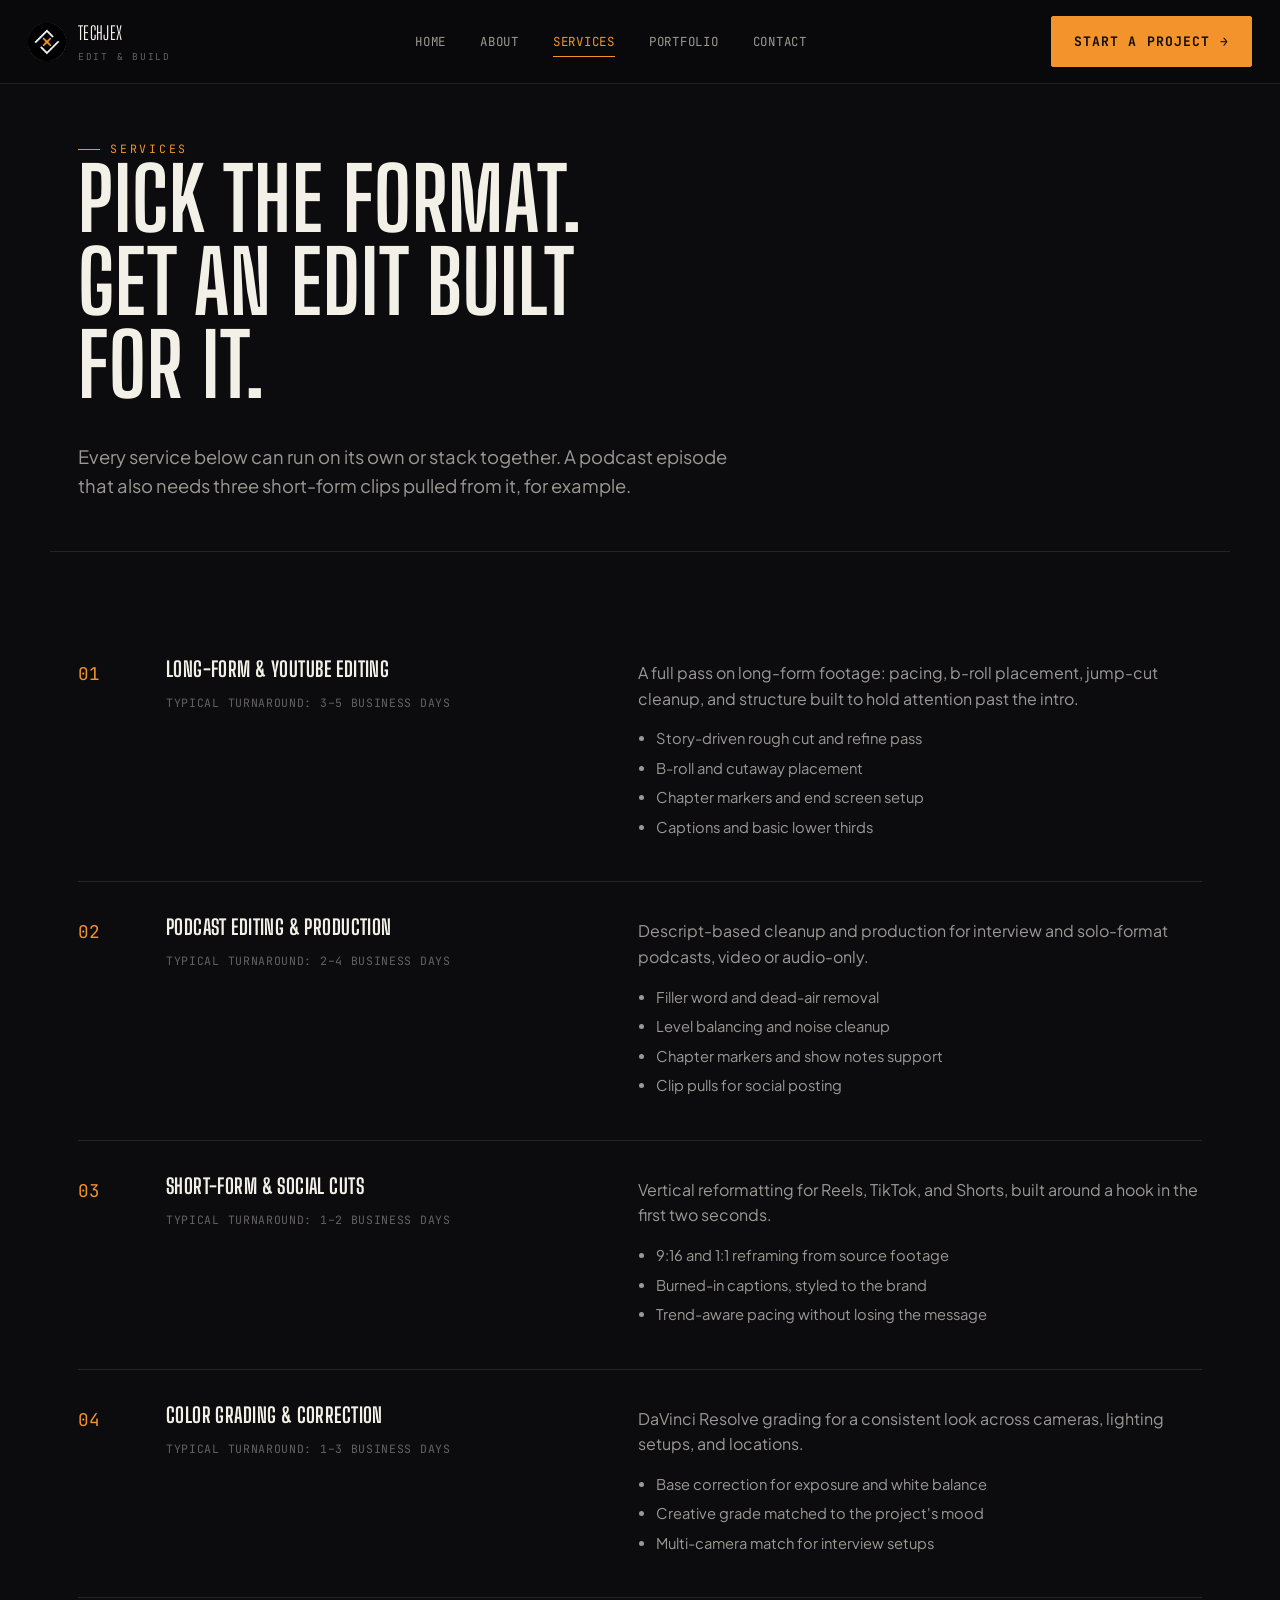
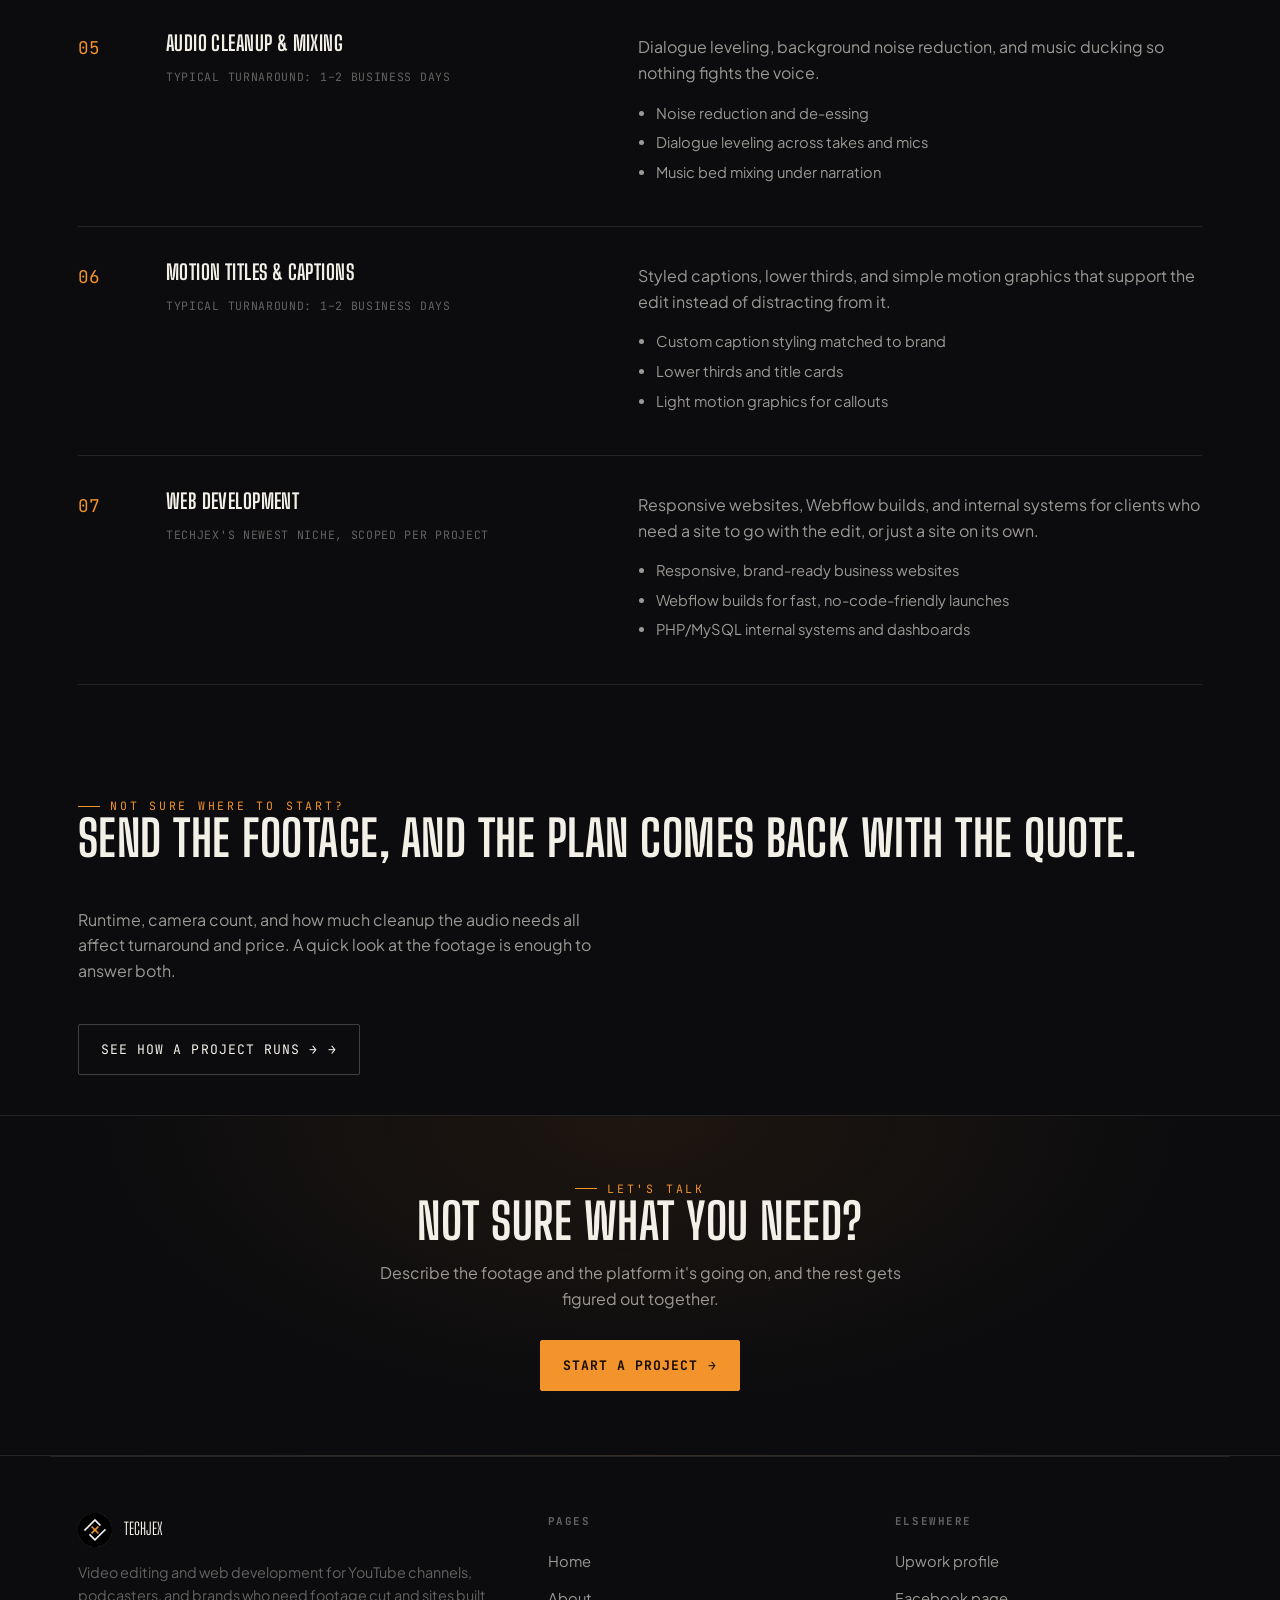
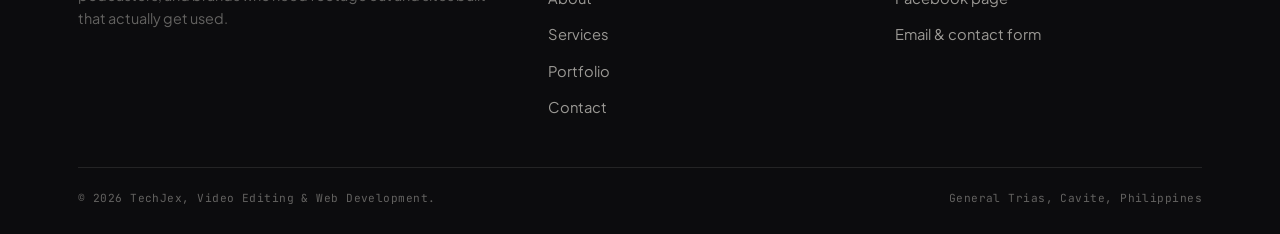
<file: services.html>
<!DOCTYPE html>
<html lang="en">
<head>
<meta charset="UTF-8">
<meta name="viewport" content="width=device-width, initial-scale=1.0">
<title>Services | TechJex</title>
<meta name="description" content="Video editing services: YouTube long-form, podcast production, short-form social cuts, color grading, audio cleanup, and motion titles.">
<link rel="icon" href="./assets/logo.png" type="image/png">
<link rel="preconnect" href="https://fonts.googleapis.com">
<link href="https://fonts.googleapis.com/css2?family=Big+Shoulders+Display:wght@600;700;800&family=Plus+Jakarta+Sans:wght@400;500;600;700&family=JetBrains+Mono:wght@400;500&display=swap" rel="stylesheet">
<link rel="stylesheet" href="./style.css">
</head>
<body>

<header class="nav-bar">
  <a class="brand" href="./index.html">
    <img src="./assets/logo.png" alt="TechJex logo">
    <span>TechJex<br><small>Edit &amp; Build</small></span>
  </a>
  <button class="menu-toggle" aria-label="Open menu" aria-expanded="false">☰</button>
  <nav class="nav-links" aria-label="Main navigation">
    <a href="./index.html">Home</a>
    <a href="./about.html">About</a>
    <a href="./services.html" aria-current="page">Services</a>
    <a href="./portfolio.html">Portfolio</a>
    <a href="./contact.html">Contact</a>
  </nav>
  <div class="nav-actions">
    <a class="btn btn-primary" href="./contact.html">Start a project</a>
  </div>
</header>

<main>

<section class="page-hero wrap">
  <span class="eyebrow">Services</span>
  <h1>Pick the format. Get an edit built for it.</h1>
  <p class="lead">Every service below can run on its own or stack together. A podcast episode that also needs three short-form clips pulled from it, for example.</p>
</section>

<section class="section wrap">
  <div class="service-list">

    <div class="service reveal">
      <span class="tc">01</span>
      <div><h3>Long-Form &amp; YouTube Editing</h3><span class="turnaround">Typical turnaround: 3–5 business days</span></div>
      <div class="service-copy">
        <p>A full pass on long-form footage: pacing, b-roll placement, jump-cut cleanup, and structure built to hold attention past the intro.</p>
        <ul>
          <li>Story-driven rough cut and refine pass</li>
          <li>B-roll and cutaway placement</li>
          <li>Chapter markers and end screen setup</li>
          <li>Captions and basic lower thirds</li>
        </ul>
      </div>
    </div>

    <div class="service reveal">
      <span class="tc">02</span>
      <div><h3>Podcast Editing &amp; Production</h3><span class="turnaround">Typical turnaround: 2–4 business days</span></div>
      <div class="service-copy">
        <p>Descript-based cleanup and production for interview and solo-format podcasts, video or audio-only.</p>
        <ul>
          <li>Filler word and dead-air removal</li>
          <li>Level balancing and noise cleanup</li>
          <li>Chapter markers and show notes support</li>
          <li>Clip pulls for social posting</li>
        </ul>
      </div>
    </div>

    <div class="service reveal">
      <span class="tc">03</span>
      <div><h3>Short-Form &amp; Social Cuts</h3><span class="turnaround">Typical turnaround: 1–2 business days</span></div>
      <div class="service-copy">
        <p>Vertical reformatting for Reels, TikTok, and Shorts, built around a hook in the first two seconds.</p>
        <ul>
          <li>9:16 and 1:1 reframing from source footage</li>
          <li>Burned-in captions, styled to the brand</li>
          <li>Trend-aware pacing without losing the message</li>
        </ul>
      </div>
    </div>

    <div class="service reveal">
      <span class="tc">04</span>
      <div><h3>Color Grading &amp; Correction</h3><span class="turnaround">Typical turnaround: 1–3 business days</span></div>
      <div class="service-copy">
        <p>DaVinci Resolve grading for a consistent look across cameras, lighting setups, and locations.</p>
        <ul>
          <li>Base correction for exposure and white balance</li>
          <li>Creative grade matched to the project's mood</li>
          <li>Multi-camera match for interview setups</li>
        </ul>
      </div>
    </div>

    <div class="service reveal">
      <span class="tc">05</span>
      <div><h3>Audio Cleanup &amp; Mixing</h3><span class="turnaround">Typical turnaround: 1–2 business days</span></div>
      <div class="service-copy">
        <p>Dialogue leveling, background noise reduction, and music ducking so nothing fights the voice.</p>
        <ul>
          <li>Noise reduction and de-essing</li>
          <li>Dialogue leveling across takes and mics</li>
          <li>Music bed mixing under narration</li>
        </ul>
      </div>
    </div>

    <div class="service reveal">
      <span class="tc">06</span>
      <div><h3>Motion Titles &amp; Captions</h3><span class="turnaround">Typical turnaround: 1–2 business days</span></div>
      <div class="service-copy">
        <p>Styled captions, lower thirds, and simple motion graphics that support the edit instead of distracting from it.</p>
        <ul>
          <li>Custom caption styling matched to brand</li>
          <li>Lower thirds and title cards</li>
          <li>Light motion graphics for callouts</li>
        </ul>
      </div>
    </div>

    <div class="service reveal">
      <span class="tc">07</span>
      <div><h3>Web Development</h3><span class="turnaround">TechJex's newest niche, scoped per project</span></div>
      <div class="service-copy">
        <p>Responsive websites, Webflow builds, and internal systems for clients who need a site to go with the edit, or just a site on its own.</p>
        <ul>
          <li>Responsive, brand-ready business websites</li>
          <li>Webflow builds for fast, no-code-friendly launches</li>
          <li>PHP/MySQL internal systems and dashboards</li>
        </ul>
      </div>
    </div>

  </div>
</section>

<section class="section wrap section-tight">
  <div class="section-head">
    <div><span class="eyebrow">Not sure where to start?</span><h2>Send the footage, and the plan comes back with the quote.</h2></div>
    <p>Runtime, camera count, and how much cleanup the audio needs all affect turnaround and price. A quick look at the footage is enough to answer both.</p>
  </div>
  <a class="btn btn-ghost" href="./portfolio.html">See how a project runs →</a>
</section>

<section class="cta-band">
  <div class="wrap">
    <span class="eyebrow" style="justify-content:center;">Let's talk</span>
    <h2>Not sure what you need?</h2>
    <p>Describe the footage and the platform it's going on, and the rest gets figured out together.</p>
    <a class="btn btn-primary" href="./contact.html">Start a project</a>
  </div>
</section>

</main>

<footer class="footer wrap">
  <div class="footer-top">
    <div>
      <a class="footer-brand" href="./index.html"><img src="./assets/logo.png" alt="TechJex logo"><span>TechJex</span></a>
      <p>Video editing and web development for YouTube channels, podcasters, and brands who need footage cut and sites built that actually get used.</p>
    </div>
    <div class="footer-links">
      <h5>Pages</h5>
      <a href="./index.html">Home</a>
      <a href="./about.html">About</a>
      <a href="./services.html">Services</a>
      <a href="./portfolio.html">Portfolio</a>
      <a href="./contact.html">Contact</a>
    </div>
    <div class="footer-links">
      <h5>Elsewhere</h5>
      <a href="https://www.upwork.com/freelancers/~0199cee645f09aa806" target="_blank" rel="noopener">Upwork profile</a>
      <a href="https://www.facebook.com/TechJex/" target="_blank" rel="noopener">Facebook page</a>
      <a href="./contact.html">Email &amp; contact form</a>
    </div>
  </div>
  <div class="footer-bottom">
    <span>&copy; 2026 TechJex, Video Editing &amp; Web Development.</span>
    <span>General Trias, Cavite, Philippines</span>
  </div>
</footer>

<script src="./script.js"></script>
</body>
</html>
</file>
<file: style.css>
/* ============================================================
   TechJex, Video Editing Portfolio
   Design tokens
   ============================================================ */
:root{
  --ink: #0c0c0e;
  --ink-2: #141417;
  --ink-3: #1d1d21;
  --line: rgba(245,243,236,0.10);
  --line-strong: rgba(245,243,236,0.22);
  --bone: #f3f0e8;
  --bone-dim: rgba(243,240,232,0.62);
  --bone-faint: rgba(243,240,232,0.38);
  --signal: #f2932b;
  --signal-2: #ffb35c;
  --teal: #3ec6bd;
  --radius: 2px;

  --display: "Big Shoulders Display", "Arial Narrow", sans-serif;
  --body: "Plus Jakarta Sans", "Segoe UI", sans-serif;
  --mono: "JetBrains Mono", "Courier New", monospace;
}

*{ box-sizing:border-box; }
html{ scroll-behavior:smooth; }
body{
  margin:0;
  background:var(--ink);
  color:var(--bone);
  font-family:var(--body);
  font-size:16px;
  line-height:1.6;
  -webkit-font-smoothing:antialiased;
}
img{ max-width:100%; display:block; }
a{ color:inherit; text-decoration:none; }
h1,h2,h3,h4{
  font-family:var(--display);
  font-weight:700;
  text-transform:uppercase;
  letter-spacing:0.01em;
  margin:0 0 .4em;
  line-height:0.96;
}
h1{ font-size:clamp(2.6rem,7vw,5.4rem); }
h2{ font-size:clamp(1.9rem,4.2vw,3.1rem); }
h3{ font-size:1.3rem; letter-spacing:0.02em; }
p{ margin:0 0 1em; }
.lead{ font-size:1.15rem; color:var(--bone-dim); max-width:52ch; }

:focus-visible{ outline:2px solid var(--signal); outline-offset:3px; }
@media (prefers-reduced-motion: reduce){
  *{ animation-duration:0.001ms !important; animation-iteration-count:1 !important; transition-duration:0.001ms !important; scroll-behavior:auto !important; }
}

.wrap{ max-width:1180px; margin:0 auto; padding:0 28px; }
.eyebrow{
  font-family:var(--mono);
  font-size:0.72rem;
  letter-spacing:0.24em;
  text-transform:uppercase;
  color:var(--signal);
  display:flex; align-items:center; gap:10px;
}
.eyebrow::before{
  content:""; width:22px; height:1px; background:var(--signal);
}
.tc{ font-family:var(--mono); font-variant-numeric:tabular-nums; }

/* ---------- buttons ---------- */
.btn{
  display:inline-flex; align-items:center; gap:10px;
  font-family:var(--mono); font-size:0.82rem; letter-spacing:0.08em; text-transform:uppercase;
  padding:14px 22px; border:1px solid var(--line-strong); border-radius:var(--radius);
  transition:border-color .2s ease, background .2s ease, color .2s ease, transform .2s ease;
  white-space:nowrap;
}
.btn-primary{ background:var(--signal); border-color:var(--signal); color:#160c02; font-weight:700; }
.btn-primary:hover{ background:var(--signal-2); border-color:var(--signal-2); transform:translateY(-1px); }
.btn-ghost{ color:var(--bone); }
.btn-ghost:hover{ border-color:var(--signal); color:var(--signal); }
.btn-ghost::after, .btn-primary::after{ content:"→"; transition:transform .2s ease; }
.btn:hover::after{ transform:translateX(3px); }

/* ---------- header ---------- */
.nav-bar{
  position:sticky; top:0; z-index:50;
  display:flex; align-items:center; justify-content:space-between;
  padding:16px 28px; background:rgba(10,10,12,0.98);
  border-bottom:1px solid var(--line);
}
.brand{ display:flex; align-items:center; gap:12px; }
.brand img{ width:38px; height:38px; border-radius:50%; }
.brand span{ font-family:var(--display); text-transform:uppercase; font-size:1.15rem; letter-spacing:.02em; }
.brand small{ display:block; font-family:var(--mono); font-size:0.6rem; letter-spacing:.18em; color:var(--bone-faint); text-transform:uppercase; }

.nav-links{ display:flex; gap:2px; align-items:center; }
.nav-links a{
  font-family:var(--mono); font-size:0.78rem; letter-spacing:.06em; text-transform:uppercase;
  padding:10px 16px; color:var(--bone-dim); position:relative;
}
.nav-links a:hover{ color:var(--bone); }
.nav-links a[aria-current="page"]{ color:var(--signal); }
.nav-links a[aria-current="page"]::after{
  content:""; position:absolute; left:16px; right:16px; bottom:4px; height:1px; background:var(--signal);
}
.nav-actions{ display:flex; align-items:center; gap:14px; }
.menu-toggle{
  display:none; width:40px; height:40px; border:1px solid var(--line-strong); background:none; border-radius:var(--radius);
  color:var(--bone); font-family:var(--mono); cursor:pointer;
}

@media (max-width:920px){
  .nav-links{
    position:fixed; inset:65px 0 0 0; flex-direction:column; align-items:flex-start;
    background:var(--ink); padding:24px 28px; gap:4px; transform:translateY(-8px);
    opacity:0; pointer-events:none; transition:opacity .2s ease, transform .2s ease;
    z-index:100; overflow-y:auto;
  }
  .nav-links.open{ opacity:1; pointer-events:auto; transform:translateY(0); }
  .nav-links a{ width:100%; padding:16px 6px; border-bottom:1px solid var(--line); font-size:0.95rem; }
  .menu-toggle{ display:block; }
  .nav-actions{ display:none; }
}

/* ---------- hero / scrubber signature ---------- */
.hero{ padding-top:64px; padding-bottom:40px; }
.hero-grid{ display:grid; grid-template-columns:1.3fr 0.9fr; gap:48px; align-items:end; }
.hero-stats{ display:flex; flex-wrap:wrap; gap:28px; margin-top:8px; }
.hero-stats div{ border-left:1px solid var(--line-strong); padding-left:14px; }
.hero-stats b{ display:block; font-family:var(--display); font-size:1.7rem; }
.hero-stats span{ font-family:var(--mono); font-size:0.66rem; letter-spacing:.1em; text-transform:uppercase; color:var(--bone-faint); }
.hero-actions{ display:flex; gap:14px; margin-top:28px; flex-wrap:wrap; }

@media (max-width:920px){
  .hero-grid{ grid-template-columns:1fr; gap:36px; }
  .hero, .page-hero, .section-head{ text-align:center; }
  .hero .eyebrow, .page-hero .eyebrow, .section-head .eyebrow{ justify-content:center; }
  .hero .lead, .page-hero .lead, .section-head p{ margin-left:auto; margin-right:auto; }
  .hero-stats{ justify-content:center; }
  .hero-stats div{ border-left:none; padding-left:0; text-align:center; }
  .hero-actions{ justify-content:center; }
  .hero-card{ text-align:left; }
  .section-head{ flex-direction:column; align-items:center; }
  .page-hero h1{ margin-left:auto; margin-right:auto; }
}

.hero-card{
  border:1px solid var(--line-strong); background:var(--ink-2); padding:20px; border-radius:var(--radius);
}
.hero-card p{ color:var(--bone-dim); font-size:0.92rem; margin-bottom:1.2em; }

.scrubber{ margin-top:56px; }
.scrubber-head{ display:flex; justify-content:space-between; align-items:baseline; margin-bottom:10px; }
.scrubber-head span{ font-family:var(--mono); font-size:0.68rem; letter-spacing:.14em; text-transform:uppercase; color:var(--bone-faint); }
.scrub-frame{
  position:relative; height:150px; border:1px solid var(--line-strong); border-radius:var(--radius); overflow:hidden;
  background:
    repeating-linear-gradient(90deg, transparent 0 39px, var(--line) 39px 40px);
}
.scrub-frame::before{
  content:""; position:absolute; inset:0;
  background:var(--grade-bg, linear-gradient(120deg,#20242c,#2c2a2f));
  transition:background .12s linear;
}
.scrub-frame .frame-label{
  position:relative; z-index:2; height:100%; display:flex; flex-direction:column; justify-content:space-between; padding:14px 18px;
}
.frame-label .top-row{ display:flex; justify-content:space-between; font-family:var(--mono); font-size:0.68rem; letter-spacing:.08em; color:var(--bone); text-transform:uppercase; }
.frame-label .mood{ font-family:var(--display); font-size:1.5rem; letter-spacing:.02em; }
.scrub-track{
  position:relative; height:6px; background:var(--ink-3); border-radius:3px; margin-top:16px; cursor:pointer;
}
.scrub-fill{ position:absolute; top:0; left:0; height:100%; background:var(--signal); border-radius:3px; width:20%; }
.scrub-handle{
  position:absolute; top:50%; width:16px; height:16px; background:var(--bone); border:2px solid var(--signal);
  border-radius:50%; transform:translate(-50%,-50%); left:20%; box-shadow:0 0 0 4px rgba(242,147,43,0.15);
}
.scrub-caption{ margin-top:10px; font-family:var(--mono); font-size:0.72rem; color:var(--bone-faint); }

/* ---------- marquee ---------- */
.marquee{ border-top:1px solid var(--line); border-bottom:1px solid var(--line); overflow:hidden; padding:16px 0; margin:56px 0; }
.marquee-track{ display:flex; gap:40px; width:max-content; animation:scroll-left 26s linear infinite; }
.marquee-track span{ font-family:var(--mono); font-size:0.82rem; letter-spacing:.14em; text-transform:uppercase; color:var(--bone-faint); }
.marquee-track span::after{ content:"/"; margin-left:40px; color:var(--signal); }
@keyframes scroll-left{ from{ transform:translateX(0); } to{ transform:translateX(-50%); } }

/* ---------- sections ---------- */
.section{ padding-top:72px; padding-bottom:72px; }
.section-tight{ padding-top:40px; padding-bottom:40px; }
.section-head{ display:flex; justify-content:space-between; align-items:flex-end; gap:24px; margin-bottom:40px; flex-wrap:wrap; }
.section-head p{ max-width:44ch; color:var(--bone-dim); margin:0; }

/* format / service cards */
.card-grid{ display:grid; grid-template-columns:repeat(3,1fr); gap:1px; background:var(--line); border:1px solid var(--line); }
.card{ background:var(--ink); padding:32px 28px; display:flex; flex-direction:column; gap:12px; transition:background .2s ease; }
.card:hover{ background:var(--ink-2); }
.portfolio-card.clickable{ transition:background .2s ease; }
.portfolio-card.clickable:hover{ background:var(--ink-2); }
.card .tc-num{ font-family:var(--mono); font-size:0.72rem; color:var(--signal); letter-spacing:.1em; }
.card p{ color:var(--bone-dim); margin-bottom:0; font-size:0.94rem; }
.card ul{ margin:6px 0 0; padding-left:18px; color:var(--bone-dim); font-size:0.88rem; }
.card ul li{ margin-bottom:4px; }
@media (max-width:920px){ .card-grid{ grid-template-columns:1fr; } }

/* process timeline */
.process{ display:flex; flex-direction:column; border-top:1px solid var(--line); }
.process-row{ display:grid; grid-template-columns:110px 1fr 2fr; gap:24px; padding:22px 0; border-bottom:1px solid var(--line); align-items:baseline; }
.process-row .tc{ color:var(--signal); font-size:0.92rem; }
.process-row h4{ font-family:var(--display); text-transform:uppercase; font-size:1.15rem; margin:0; }
.process-row p{ margin:0; color:var(--bone-dim); font-size:0.92rem; }
@media (max-width:760px){ .process-row{ grid-template-columns:1fr; gap:6px; } }

/* trust / stats strip */
.stat-strip{ display:grid; grid-template-columns:repeat(5,1fr); border:1px solid var(--line); }
.stat-strip div{ padding:26px 20px; border-right:1px solid var(--line); }
.stat-strip div:last-child{ border-right:none; }
.stat-strip b{ display:block; font-family:var(--display); font-size:1.9rem; color:var(--bone); }
.stat-strip span{ font-family:var(--mono); font-size:0.62rem; letter-spacing:.08em; text-transform:uppercase; color:var(--bone-faint); }
@media (max-width:860px){ .stat-strip{ grid-template-columns:repeat(2,1fr);} .stat-strip div:nth-child(2n){border-right:none;} }

/* CTA band */
.cta-band{
  border-top:1px solid var(--line); border-bottom:1px solid var(--line);
  padding:64px 0; text-align:center; background:radial-gradient(ellipse at 50% 0%, rgba(242,147,43,0.08), transparent 60%);
}
.cta-band h2{ margin-bottom:.3em; }
.cta-band p{ color:var(--bone-dim); margin:0 auto 28px; max-width:48ch; }

/* ---------- footer ---------- */
.footer{ border-top:1px solid var(--line); padding-top:56px; padding-bottom:26px; }
.footer-top{ display:grid; grid-template-columns:1.4fr 1fr 1fr; gap:40px; margin-bottom:40px; }
.footer-brand{ display:flex; align-items:center; gap:12px; margin-bottom:14px; }
.footer-brand img{ width:34px; height:34px; border-radius:50%; }
.footer-brand span{ font-family:var(--display); text-transform:uppercase; font-size:1.05rem; }
.footer p{ color:var(--bone-faint); font-size:0.9rem; max-width:38ch; }
.footer h5{ font-family:var(--mono); font-size:0.68rem; letter-spacing:.14em; text-transform:uppercase; color:var(--bone-faint); margin:0 0 14px; }
.footer-links a{ display:block; padding:6px 0; color:var(--bone-dim); font-size:0.92rem; border-bottom:1px solid transparent; }
.footer-links a:hover{ color:var(--signal); }
.footer-bottom{ display:flex; justify-content:space-between; flex-wrap:wrap; gap:10px; padding-top:22px; border-top:1px solid var(--line); font-family:var(--mono); font-size:0.7rem; color:var(--bone-faint); letter-spacing:.04em; }
@media (max-width:760px){ .footer-top{ grid-template-columns:1fr; } }

/* ---------- page hero (inner pages) ---------- */
.page-hero{ padding-top:56px; padding-bottom:32px; border-bottom:1px solid var(--line); }
.page-hero h1{ max-width:16ch; }
.page-hero .lead{ margin-top:14px; }

/* ---------- about ---------- */
.split{ display:grid; grid-template-columns:1fr 1fr; gap:56px; align-items:start; }
.split-media{ border:1px solid var(--line-strong); padding:26px; background:var(--ink-2); }
.split-media .tc{ color:var(--signal); font-size:0.72rem; letter-spacing:.1em; display:block; margin-bottom:8px; text-transform:uppercase; }
.principle{ padding:20px 0; border-bottom:1px solid var(--line); }
.principle h4{ font-size:1.05rem; margin-bottom:6px; }
.principle p{ margin:0; color:var(--bone-dim); font-size:0.92rem; }
.toolkit{ display:flex; flex-wrap:wrap; gap:10px; margin-top:14px; }
.toolkit span{ font-family:var(--mono); font-size:0.76rem; border:1px solid var(--line-strong); padding:8px 14px; border-radius:var(--radius); color:var(--bone-dim); }
@media (max-width:860px){ .split{ grid-template-columns:1fr; } }

/* ---------- services page ---------- */
.service-list{ display:flex; flex-direction:column; }
.service{ display:grid; grid-template-columns:60px 1.1fr 1.4fr; gap:28px; padding:36px 0; border-bottom:1px solid var(--line); }
.service .tc{ color:var(--signal); font-size:1.1rem; }
.service h3{ margin-bottom:10px; }
.service .tag-row{ margin-top:14px; }
.service-copy p{ color:var(--bone-dim); }
.service-copy ul{ padding-left:18px; color:var(--bone-dim); font-size:0.92rem; margin:10px 0 0; }
.service-copy ul li{ margin-bottom:6px; }
.turnaround{ font-family:var(--mono); font-size:0.72rem; letter-spacing:.06em; text-transform:uppercase; color:var(--bone-faint); margin-top:14px; display:block; }
@media (max-width:860px){ .service{ grid-template-columns:1fr; gap:10px; } }

/* ---------- portfolio / editing panel ---------- */
.editor-panel{
  border:1px solid var(--line-strong); background:var(--ink-2); border-radius:var(--radius); overflow:hidden; margin-bottom:64px;
}
.editor-panel-head{ display:flex; justify-content:space-between; align-items:center; padding:16px 22px; border-bottom:1px solid var(--line); }
.editor-panel-head .tc{ color:var(--bone-faint); font-size:0.72rem; letter-spacing:.08em; text-transform:uppercase; }
.editor-toggle{ display:flex; gap:0; border:1px solid var(--line-strong); border-radius:var(--radius); overflow:hidden; }
.editor-toggle button{
  font-family:var(--mono); font-size:0.72rem; letter-spacing:.08em; text-transform:uppercase; padding:8px 16px; background:none; color:var(--bone-dim); border:none; cursor:pointer;
}
.editor-toggle button.active{ background:var(--signal); color:#160c02; font-weight:700; }

.preview-frame{
  position:relative; height:260px; margin:0; overflow:hidden;
  background:var(--grade-bg2, linear-gradient(135deg,#2a2e33,#302a2c));
  transition:background .25s ease, filter .25s ease;
}
.preview-frame.graded{ filter:saturate(1.15) contrast(1.06); }
.preview-frame .grain{ position:absolute; inset:0; opacity:0.06; background-image:repeating-radial-gradient(circle at 20% 30%, #fff 0 1px, transparent 1px 3px); }
.preview-frame .waveform{ position:absolute; left:0; right:0; bottom:0; height:56px; display:flex; align-items:flex-end; gap:2px; padding:0 18px 10px; opacity:0.5; }
.preview-frame .waveform i{ flex:1; background:var(--bone); border-radius:1px; }
.preview-frame .center-label{ position:absolute; inset:0; display:flex; align-items:center; justify-content:center; flex-direction:column; gap:6px; text-align:center; }
.preview-frame .center-label b{ font-family:var(--display); text-transform:uppercase; font-size:1.4rem; letter-spacing:.02em; }
.preview-frame .center-label span{ font-family:var(--mono); font-size:0.68rem; color:var(--bone-dim); letter-spacing:.06em; text-transform:uppercase; }

.tracks{ padding:18px 22px 22px; }
.track{ display:grid; grid-template-columns:56px 1fr; gap:14px; align-items:center; padding:8px 0; }
.track span.tlabel{ font-family:var(--mono); font-size:0.68rem; color:var(--bone-faint); letter-spacing:.06em; }
.track-lane{ position:relative; height:28px; background:var(--ink-3); border-radius:2px; overflow:hidden; }
.clip{ position:absolute; top:2px; bottom:2px; background:rgba(242,147,43,0.35); border:1px solid var(--signal); border-radius:2px; display:flex; align-items:center; padding:0 8px; font-family:var(--mono); font-size:0.6rem; color:var(--bone); letter-spacing:.04em; white-space:nowrap; overflow:hidden; }
.clip.audio{ background:rgba(62,198,189,0.25); border-color:var(--teal); }
.playhead{ position:absolute; top:-4px; bottom:-4px; width:2px; background:var(--bone); z-index:5; }
.playhead::before{ content:""; position:absolute; top:-4px; left:50%; transform:translateX(-50%); width:8px; height:8px; background:var(--bone); border-radius:50%; }
.editor-panel-foot{ display:flex; justify-content:space-between; align-items:center; padding:14px 22px; border-top:1px solid var(--line); font-family:var(--mono); font-size:0.68rem; color:var(--bone-faint); letter-spacing:.04em; }

.portfolio-group{ margin-bottom:64px; }
.group-title{ display:flex; justify-content:space-between; gap:24px; flex-wrap:wrap; margin-bottom:28px; align-items:flex-end; border-bottom:1px solid var(--line); padding-bottom:18px; }
.group-title p{ max-width:42ch; color:var(--bone-dim); margin:0; }
.portfolio-grid{ display:grid; grid-template-columns:repeat(3,1fr); gap:1px; background:var(--line); border:1px solid var(--line); }
.portfolio-card{ background:var(--ink); padding:26px; display:flex; flex-direction:column; gap:10px; }
.portfolio-card.media-card, .portfolio-card.video-card{ padding:0; }
.portfolio-card.media-card .portfolio-img{ aspect-ratio:16/10; overflow:hidden; background:var(--ink-3); }
.portfolio-card.media-card .portfolio-img img{ width:100%; height:100%; object-fit:cover; display:block; }
.portfolio-card.media-card .portfolio-body, .portfolio-card.video-card .portfolio-body{ padding:20px 22px 22px; display:flex; flex-direction:column; gap:10px; flex:1; }
.video-frame{ position:relative; background:var(--ink-3); overflow:hidden; aspect-ratio:16/9; }
.video-frame.portrait{ aspect-ratio:9/16; max-width:230px; margin:0 auto; }
.video-frame.linkedin{ aspect-ratio:4/5; max-width:270px; margin:0 auto; }
.video-frame video{ width:100%; height:100%; object-fit:cover; display:block; background:#000; }
.portfolio-top{ display:flex; justify-content:space-between; align-items:flex-start; gap:10px; }
.portfolio-top h3{ font-size:1.05rem; margin:0; }
.section-divider{ display:flex; align-items:center; gap:20px; margin:12px 0 44px; }
.section-divider .num{ font-family:var(--mono); font-size:0.72rem; color:var(--signal); border:1px solid var(--line-strong); padding:6px 12px; border-radius:20px; }
.section-divider .line{ flex:1; height:1px; background:var(--line); }
.portfolio-card .status{ font-family:var(--mono); font-size:0.62rem; letter-spacing:.08em; text-transform:uppercase; padding:4px 9px; border:1px solid var(--line-strong); color:var(--bone-faint); align-self:flex-start; border-radius:20px; }
.portfolio-card .status.open{ color:var(--teal); border-color:var(--teal); }
.portfolio-card .status.live{ color:var(--signal-2); border-color:var(--signal); }
.card-grid.cols-4{ grid-template-columns:repeat(4,1fr); }
@media (max-width:1080px){ .card-grid.cols-4{ grid-template-columns:repeat(2,1fr); } }
@media (max-width:560px){ .card-grid.cols-4{ grid-template-columns:1fr; } }
.portfolio-card p{ color:var(--bone-dim); font-size:0.9rem; margin-bottom:0; }
.tag-row{ display:flex; flex-wrap:wrap; gap:8px; margin-top:auto; padding-top:10px; }
.tag{ font-family:var(--mono); font-size:0.66rem; letter-spacing:.04em; text-transform:uppercase; color:var(--bone-faint); border:1px solid var(--line-strong); padding:4px 10px; border-radius:20px; }
@media (max-width:920px){ .portfolio-grid{ grid-template-columns:1fr; } }

/* ---------- contact ---------- */
.contact-grid{ display:grid; grid-template-columns:1fr 1fr; gap:56px; }
.form-field{ margin-bottom:20px; }
.form-field label{ display:block; font-family:var(--mono); font-size:0.7rem; letter-spacing:.08em; text-transform:uppercase; color:var(--bone-faint); margin-bottom:8px; }
.form-field input, .form-field select, .form-field textarea{
  width:100%; background:var(--ink-2); border:1px solid var(--line-strong); color:var(--bone); padding:13px 14px;
  font-family:var(--body); font-size:0.95rem; border-radius:var(--radius);
}
.form-field textarea{ resize:vertical; min-height:120px; }
.form-field input:focus, .form-field select:focus, .form-field textarea:focus{ border-color:var(--signal); }
.contact-info .info-row{ display:flex; gap:16px; padding:18px 0; border-bottom:1px solid var(--line); }
.contact-info .info-row b{ display:block; font-family:var(--mono); font-size:0.68rem; letter-spacing:.08em; text-transform:uppercase; color:var(--bone-faint); margin-bottom:4px; }
.contact-info .info-row div a, .contact-info .info-row div span{ font-size:1rem; }
.note-box{ margin-top:24px; padding:16px 18px; border:1px dashed var(--line-strong); font-size:0.86rem; color:var(--bone-faint); border-radius:var(--radius); }
@media (max-width:860px){ .contact-grid{ grid-template-columns:1fr; } }

@keyframes playhead-drift{
  0%{ left:8%; }
  50%{ left:64%; }
  100%{ left:8%; }
}
.playhead{ animation:playhead-drift 9s ease-in-out infinite; }

/* ---------- client feedback ---------- */
.feedback-strip{ margin-bottom:44px; }
.feedback-grid{ display:grid; grid-template-columns:repeat(3,1fr); gap:1px; background:var(--line); border:1px solid var(--line); }
.feedback-card{ background:var(--ink); padding:30px 26px; display:flex; flex-direction:column; gap:16px; transition:background .2s ease; }
.feedback-card:hover{ background:var(--ink-2); }
.feedback-rating{ display:flex; align-items:center; gap:8px; font-family:var(--mono); font-size:0.78rem; letter-spacing:.06em; color:var(--signal); }
.feedback-rating svg{ width:14px; height:14px; fill:var(--signal); flex-shrink:0; }
.feedback-quote{ color:var(--bone); font-size:0.95rem; line-height:1.6; margin:0; flex:1; }
.feedback-quote::before{ content:"\201C"; }
.feedback-quote::after{ content:"\201D"; }
.feedback-meta{ display:flex; justify-content:space-between; align-items:flex-end; gap:10px; margin-top:auto; padding-top:16px; border-top:1px solid var(--line); }
.feedback-meta b{ display:block; font-size:0.86rem; color:var(--bone); font-weight:600; }
.feedback-meta .job-tag{ display:block; font-family:var(--mono); font-size:0.66rem; letter-spacing:.05em; text-transform:uppercase; color:var(--bone-faint); margin-top:3px; max-width:22ch; }
@media (max-width:920px){ .feedback-grid{ grid-template-columns:1fr; } }

/* ---------- reveal ---------- */
.reveal{ opacity:0; transform:translateY(16px); transition:opacity .6s ease, transform .6s ease; }
.reveal.in{ opacity:1; transform:translateY(0); }
</file>
